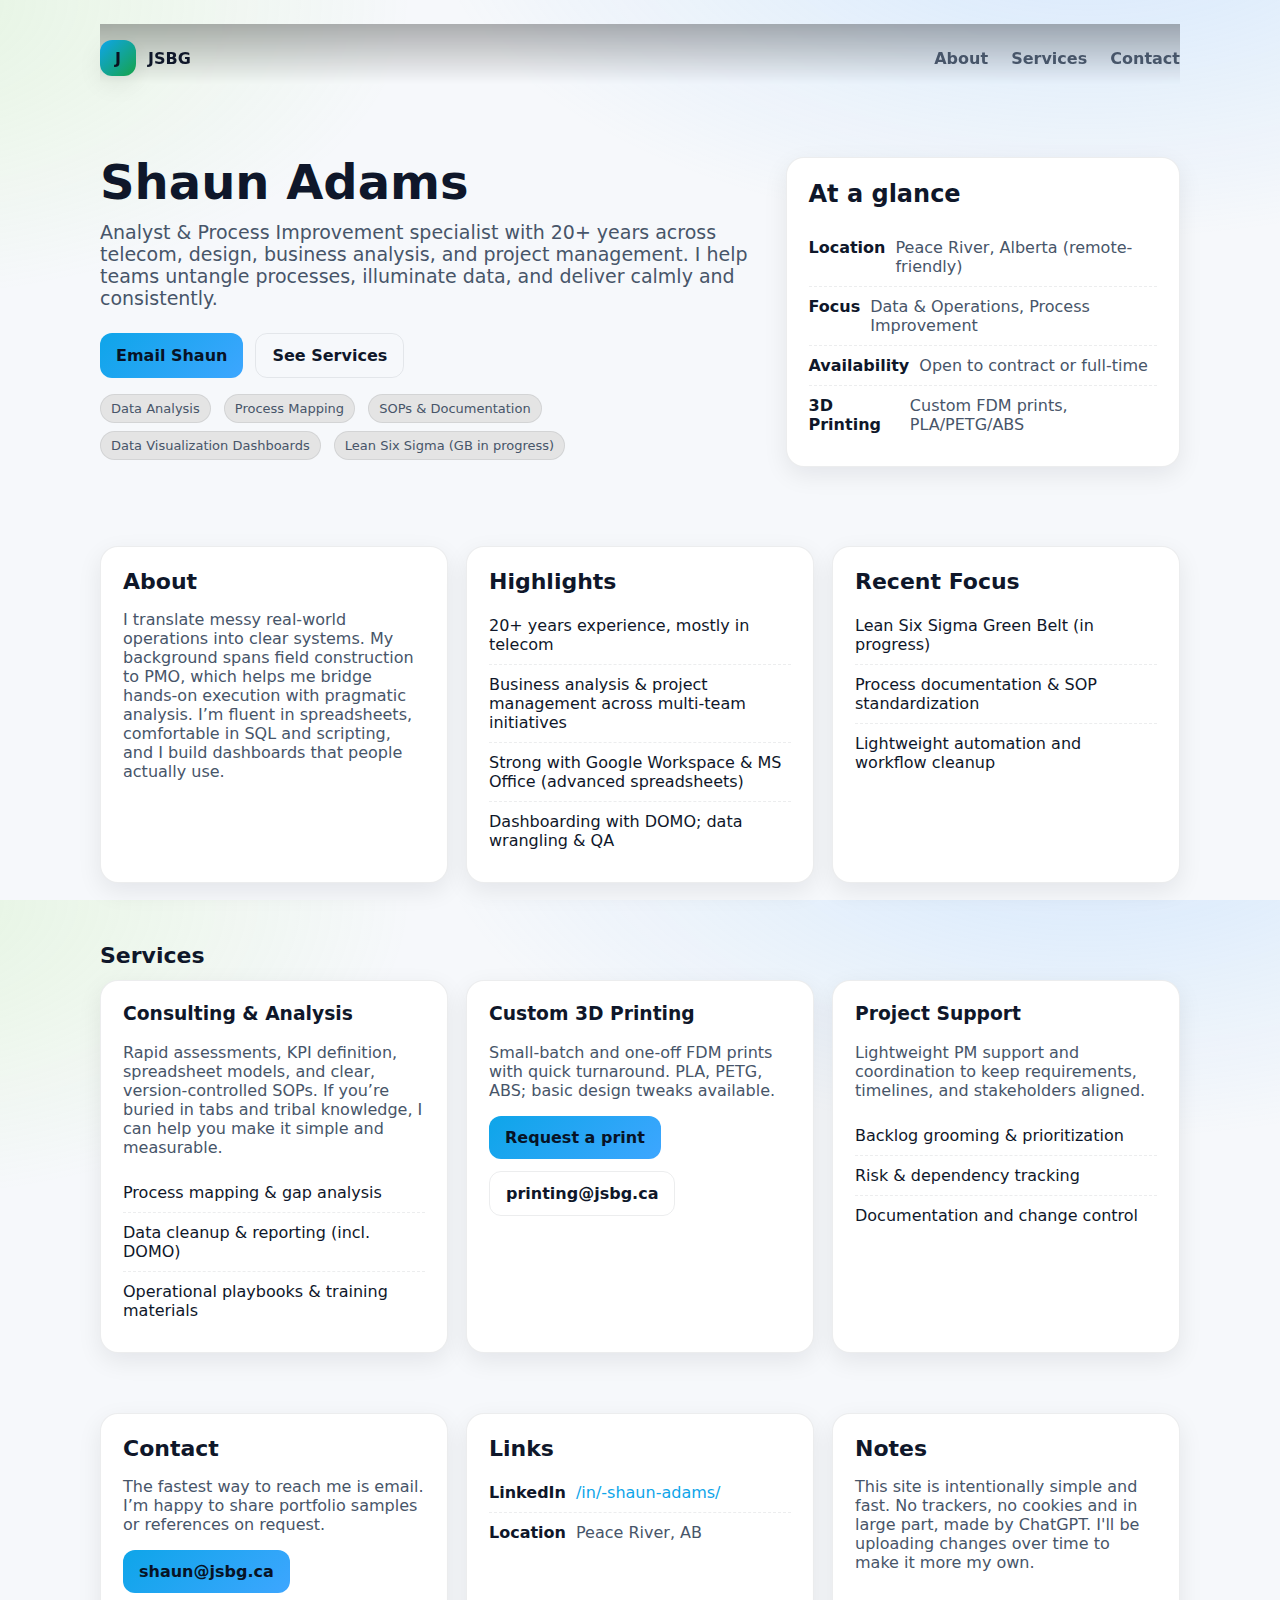
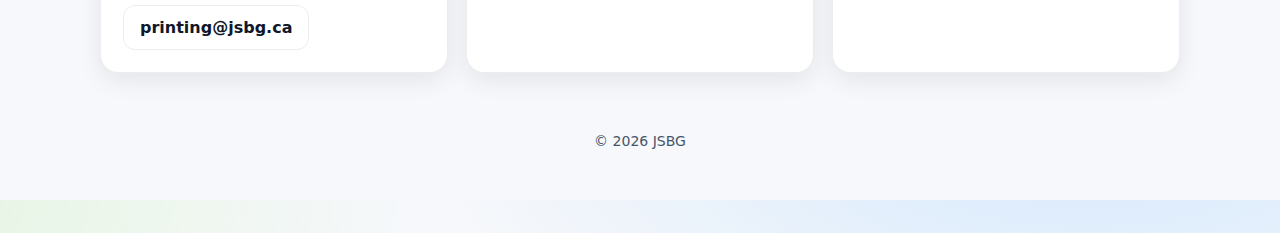
<file: index.html>
<!doctype html>
<html lang="en">
<head>
  <meta charset="utf-8" />
  <meta name="viewport" content="width=device-width, initial-scale=1" />
  <title>JSBG</title>
  <meta name="description" content="Shaun Adams — Analyst & Process Improvement specialist. Data, operations, and custom 3D printing services in Peace River, AB." />

  <!-- Open Graph -->
  <meta property="og:title" content="Shaun Adams — JSBG" />
  <meta property="og:description" content="Analyst & Process Improvement specialist. Data, operations, and custom 3D printing services." />
  <meta property="og:type" content="website" />
  <meta property="og:url" content="https://jsbg.ca/" />

  <style>
    :root {
      --bg: #0b1020;
      --bg-elev: #121735;
      --text: #e9edf7;
      --muted: #a9b1c7;
      --accent: #73b8ff;
      --accent-2: #9fe870;
      --card: #10162b;
      --border: rgba(255,255,255,0.08);
      --shadow: 0 10px 30px rgba(0,0,0,0.35);
    }
    @media (prefers-color-scheme: light) {
      :root {
        --bg: #f6f8fb;
        --bg-elev: #ffffff;
        --text: #0f172a;
        --muted: #475569;
        --accent: #0ea5e9;
        --accent-2: #16a34a;
        --card: #ffffff;
        --border: rgba(15,23,42,0.08);
        --shadow: 0 8px 24px rgba(2,6,23,0.08);
      }
    }

    html, body { height: 100%; }
    body {
      margin: 0;
      font-family: ui-sans-serif, system-ui, -apple-system, Segoe UI, Roboto, Helvetica, Arial, "Apple Color Emoji", "Segoe UI Emoji";
      color: var(--text);
      background: radial-gradient(1200px 600px at 85% -10%, rgba(115,184,255,0.25), transparent 55%),
                  radial-gradient(900px 500px at -10% 0%, rgba(159,232,112,0.20), transparent 60%),
                  var(--bg);
    }

    .container { max-width: 1080px; margin: 0 auto; padding: 24px; }
    header {
      display: flex; align-items: center; justify-content: space-between;
      gap: 16px; padding: 16px 0 8px; position: sticky; top: 0; backdrop-filter: blur(8px);
      background: linear-gradient(to bottom, rgba(0,0,0,0.3), rgba(0,0,0,0));
    }
    .brand { display:flex; align-items:center; gap: 12px; text-decoration:none; color: var(--text); }
    .logo { width: 36px; height: 36px; border-radius: 12px; background: linear-gradient(135deg, var(--accent), var(--accent-2)); box-shadow: var(--shadow); display:grid; place-items:center; font-weight:800; color:#0b1020; }
    nav a { color: var(--muted); text-decoration: none; font-weight: 600; margin-left: 18px; }
    nav a:hover { color: var(--text); }

    .hero { padding: 72px 0 48px; display:grid; grid-template-columns: 1.25fr 0.75fr; gap: 28px; align-items: center; }
    .hero h1 { font-size: clamp(32px, 5vw, 48px); line-height: 1.1; margin: 0 0 12px; }
    .hero p.lede { font-size: clamp(16px, 2.2vw, 19px); color: var(--muted); margin: 0 0 24px; }

    .card { background: var(--card); border: 1px solid var(--border); border-radius: 18px; padding: 22px; box-shadow: var(--shadow); }
    .chip { display:inline-block; border:1px solid var(--border); background: color-mix(in oklab, var(--card), black 8%);
            padding: 6px 10px; border-radius: 999px; margin: 0 8px 8px 0; font-size: 13px; color: var(--muted); }

    .cta { display:flex; gap: 12px; flex-wrap: wrap; }
    .btn { appearance:none; border:none; padding: 12px 16px; border-radius: 12px; font-weight: 700; cursor: pointer; text-decoration: none; display:inline-flex; align-items:center; gap:10px; }
    .btn.primary { background: linear-gradient(135deg, var(--accent), #3da6ff); color:#071326; }
    .btn.ghost { background: transparent; color: var(--text); border:1px solid var(--border); }

    .grid { display:grid; grid-template-columns: repeat(3, 1fr); gap: 18px; }
    .section { padding: 30px 0; }
    .section h2 { margin: 0 0 12px; font-size: 22px; }
    .muted { color: var(--muted); }

    .list { list-style: none; padding: 0; margin: 12px 0 0; }
    .list li { display:flex; gap: 10px; padding: 10px 0; border-bottom: 1px dashed var(--border); }
    .list li:last-child { border-bottom: none; }

    .footer { padding: 30px 0 60px; color: var(--muted); text-align:center; font-size: 14px; }
    .link { color: var(--accent); text-decoration: none; }
    .link:hover { text-decoration: underline; }

    @media (max-width: 900px) {
      .hero { grid-template-columns: 1fr; }
      .grid { grid-template-columns: 1fr; }
      header { position: static; background: transparent; }
    }
  </style>
</head>
<body>
  <div class="container">
    <header>
      <a class="brand" href="#top" aria-label="JSBG home">
        <div class="logo" aria-hidden="true">J</div>
        <strong>JSBG</strong>
      </a>
      <nav aria-label="Primary">
        <a href="#about">About</a>
        <a href="#services">Services</a>
        <a href="#contact">Contact</a>
      </nav>
    </header>

    <main id="top">
      <section class="hero">
        <div>
          <h1>Shaun Adams</h1>
          <p class="lede">Analyst & Process Improvement specialist with 20+ years across telecom, design, business analysis, and project management. I help teams untangle processes, illuminate data, and deliver calmly and consistently.</p>
          <div class="cta">
            <a class="btn primary" href="mailto:shaun@jsbg.ca?subject=Inquiry%20from%20jsbg.ca" aria-label="Email Shaun">Email Shaun</a>
            <a class="btn ghost" href="#services">See Services</a>
          </div>
          <div style="margin-top:16px">
            <span class="chip">Data Analysis</span>
            <span class="chip">Process Mapping</span>
            <span class="chip">SOPs & Documentation</span>
            <span class="chip">Data Visualization Dashboards</span>
            <span class="chip">Lean Six Sigma (GB in progress)</span>
          </div>
        </div>
        <div class="card" role="complementary" aria-label="Quick facts">
          <h2 style="margin-top:0">At a glance</h2>
          <ul class="list">
            <li><strong>Location</strong><span class="muted">Peace River, Alberta (remote-friendly)</span></li>
            <li><strong>Focus</strong><span class="muted">Data & Operations, Process Improvement</span></li>
            <li><strong>Availability</strong><span class="muted">Open to contract or full-time</span></li>
            <li><strong>3D Printing</strong><span class="muted">Custom FDM prints, PLA/PETG/ABS</span></li>
          </ul>
        </div>
      </section>

      <section id="about" class="section">
        <div class="grid">
          <article class="card">
            <h2>About</h2>
            <p class="muted">I translate messy real‑world operations into clear systems. My background spans field construction to PMO, which helps me bridge hands‑on execution with pragmatic analysis. I’m fluent in spreadsheets, comfortable in SQL and scripting, and I build dashboards that people actually use.</p>
          </article>

          <article class="card">
            <h2>Highlights</h2>
            <ul class="list">
              <li>20+ years experience, mostly in telecom</li>
              <li>Business analysis & project management across multi‑team initiatives</li>
              <li>Strong with Google Workspace & MS Office (advanced spreadsheets)</li>
              <li>Dashboarding with DOMO; data wrangling & QA</li>
            </ul>
          </article>

          <article class="card">
            <h2>Recent Focus</h2>
            <ul class="list">
              <li>Lean Six Sigma Green Belt (in progress)</li>
              <li>Process documentation & SOP standardization</li>
              <li>Lightweight automation and workflow cleanup</li>
            </ul>
          </article>
        </div>
      </section>

      <section id="services" class="section">
        <h2>Services</h2>
        <div class="grid">
          <article class="card">
            <h3 style="margin-top:0">Consulting & Analysis</h3>
            <p class="muted">Rapid assessments, KPI definition, spreadsheet models, and clear, version‑controlled SOPs. If you’re buried in tabs and tribal knowledge, I can help you make it simple and measurable.</p>
            <ul class="list">
              <li>Process mapping & gap analysis</li>
              <li>Data cleanup & reporting (incl. DOMO)</li>
              <li>Operational playbooks & training materials</li>
            </ul>
          </article>

          <article class="card">
            <h3 style="margin-top:0">Custom 3D Printing</h3>
            <p class="muted">Small‑batch and one‑off FDM prints with quick turnaround. PLA, PETG, ABS; basic design tweaks available.</p>
            <div class="cta" style="margin-top:8px">
              <a class="btn primary" href="mailto:printing@jsbg.ca?subject=3D%20Printing%20Request&body=Please%20include%20a%20description%2FSTL%20and%20desired%20material%2Fcolor.">Request a print</a>
              <a class="btn ghost" href="mailto:printing@jsbg.ca">printing@jsbg.ca</a>
            </div>
          </article>

          <article class="card">
            <h3 style="margin-top:0">Project Support</h3>
            <p class="muted">Lightweight PM support and coordination to keep requirements, timelines, and stakeholders aligned.</p>
            <ul class="list">
              <li>Backlog grooming & prioritization</li>
              <li>Risk & dependency tracking</li>
              <li>Documentation and change control</li>
            </ul>
          </article>
        </div>
      </section>

      <section id="contact" class="section">
        <div class="grid">
          <article class="card">
            <h2>Contact</h2>
            <p class="muted">The fastest way to reach me is email. I’m happy to share portfolio samples or references on request.</p>
            <div class="cta" style="margin-top:8px">
              <a class="btn primary" href="mailto:shaun@jsbg.ca?subject=Hello%20from%20jsbg.ca">shaun@jsbg.ca</a>
              <a class="btn ghost" href="mailto:printing@jsbg.ca">printing@jsbg.ca</a>
            </div>
          </article>

          <article class="card">
            <h2>Links</h2>
            <ul class="list">
              <li><strong>LinkedIn</strong> <a class="link" href="https://www.linkedin.com/in/-shaun-adams/">/in/-shaun-adams/</a></li>
              <li><strong>Location</strong> <span class="muted">Peace River, AB</span></li>
            </ul>
          </article>

          <article class="card">
            <h2>Notes</h2>
            <p class="muted">This site is intentionally simple and fast. No trackers, no cookies and in large part, made by ChatGPT. I'll be uploading changes over time to make it more my own.</p>
          </article>
        </div>
      </section>
    </main>

    <footer class="footer">
      <div>© <span id="y"></span> JSBG</div>
    </footer>
  </div>

  <script>
    // Update year in footer
    document.getElementById('y').textContent = new Date().getFullYear();
  </script>

  <!-- Structured data for richer search results -->
  <script type="application/ld+json">
  {
    "@context": "https://schema.org",
    "@type": "Person",
    "name": "Shaun Adams",
    "email": "shaun@jsbg.ca",
    "url": "https://jsbg.ca/",
    "jobTitle": "Analyst & Process Improvement Specialist",
    "worksFor": {"@type":"Organization","name":"JSBG"},
    "sameAs": [
      "https://www.linkedin.com/in/-shaun-adams/"
    ]
  }
  </script>
</body>
</html>
</file>
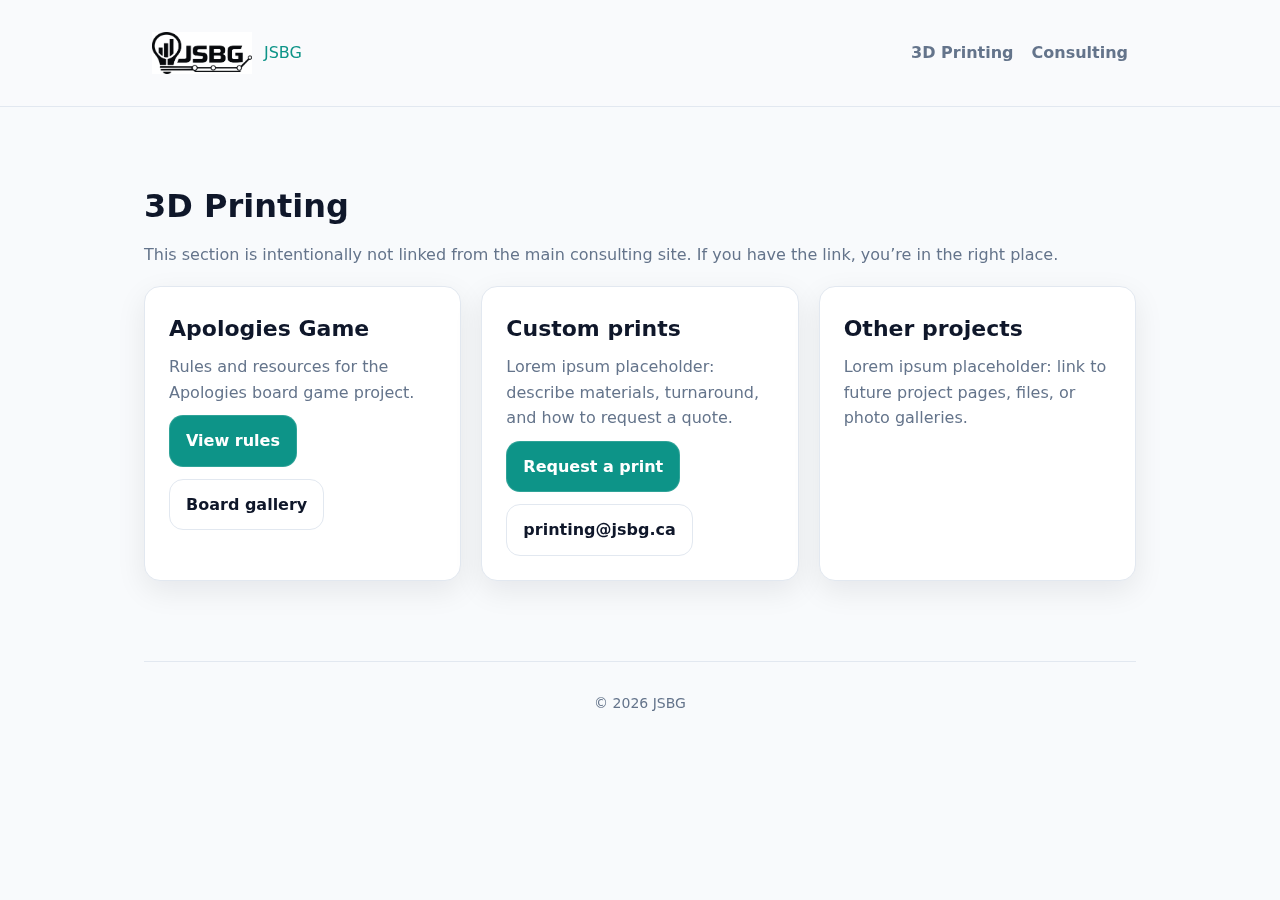
<file: 3dprinting/index.html>
<!doctype html>
<html lang="en">
<head>
  <meta charset="utf-8" />
  <meta name="viewport" content="width=device-width, initial-scale=1" />
  <title>JSBG 3D Printing</title>
  <meta name="description" content="JSBG 3D printing resources and project pages." />
  <link rel="stylesheet" href="../assets/site.css" />
  <link rel="canonical" href="https://jsbg.ca/3dprinting/" />
</head>
<body>
  <header class="header">
    <div class="header-inner">
      <a class="brand" href="/" aria-label="Back to JSBG Consulting">
        <img src="../assets/img/logo.png" alt="JSBG logo" />
        <span class="wordmark">JSBG</span>
      </a>
      <nav class="nav" aria-label="3D printing navigation">
        <a href="/3dprinting/">3D Printing</a>
        <a href="/">Consulting</a>
      </nav>
    </div>
  </header>

  <main class="container">
    <section class="section">
      <h1 style="margin:0 0 10px">3D Printing</h1>
      <p class="lead">This section is intentionally not linked from the main consulting site. If you have the link, you’re in the right place.</p>

      <div class="grid">
        <article class="card">
          <h2 style="margin:0 0 8px">Apologies Game</h2>
          <p class="small">Rules and resources for the Apologies board game project.</p>
          <div class="btnrow">
            <a class="btn primary" href="/3dprinting/apologiesgame/rules/">View rules</a>
            <a class="btn ghost" href="/ApologiesGame/boards.html">Board gallery</a>
          </div>
        </article>

        <article class="card">
          <h2 style="margin:0 0 8px">Custom prints</h2>
          <p class="small">Lorem ipsum placeholder: describe materials, turnaround, and how to request a quote.</p>
          <div class="btnrow">
            <a class="btn primary" href="mailto:printing@jsbg.ca?subject=3D%20Printing%20Request">Request a print</a>
            <a class="btn ghost" href="mailto:printing@jsbg.ca">printing@jsbg.ca</a>
          </div>
        </article>

        <article class="card">
          <h2 style="margin:0 0 8px">Other projects</h2>
          <p class="small">Lorem ipsum placeholder: link to future project pages, files, or photo galleries.</p>
        </article>
      </div>
    </section>

    <footer class="footer">
      <div>© <span id="y"></span> JSBG</div>
    </footer>
  </main>

  <script src="../assets/site.js"></script>
</body>
</html>
</file>
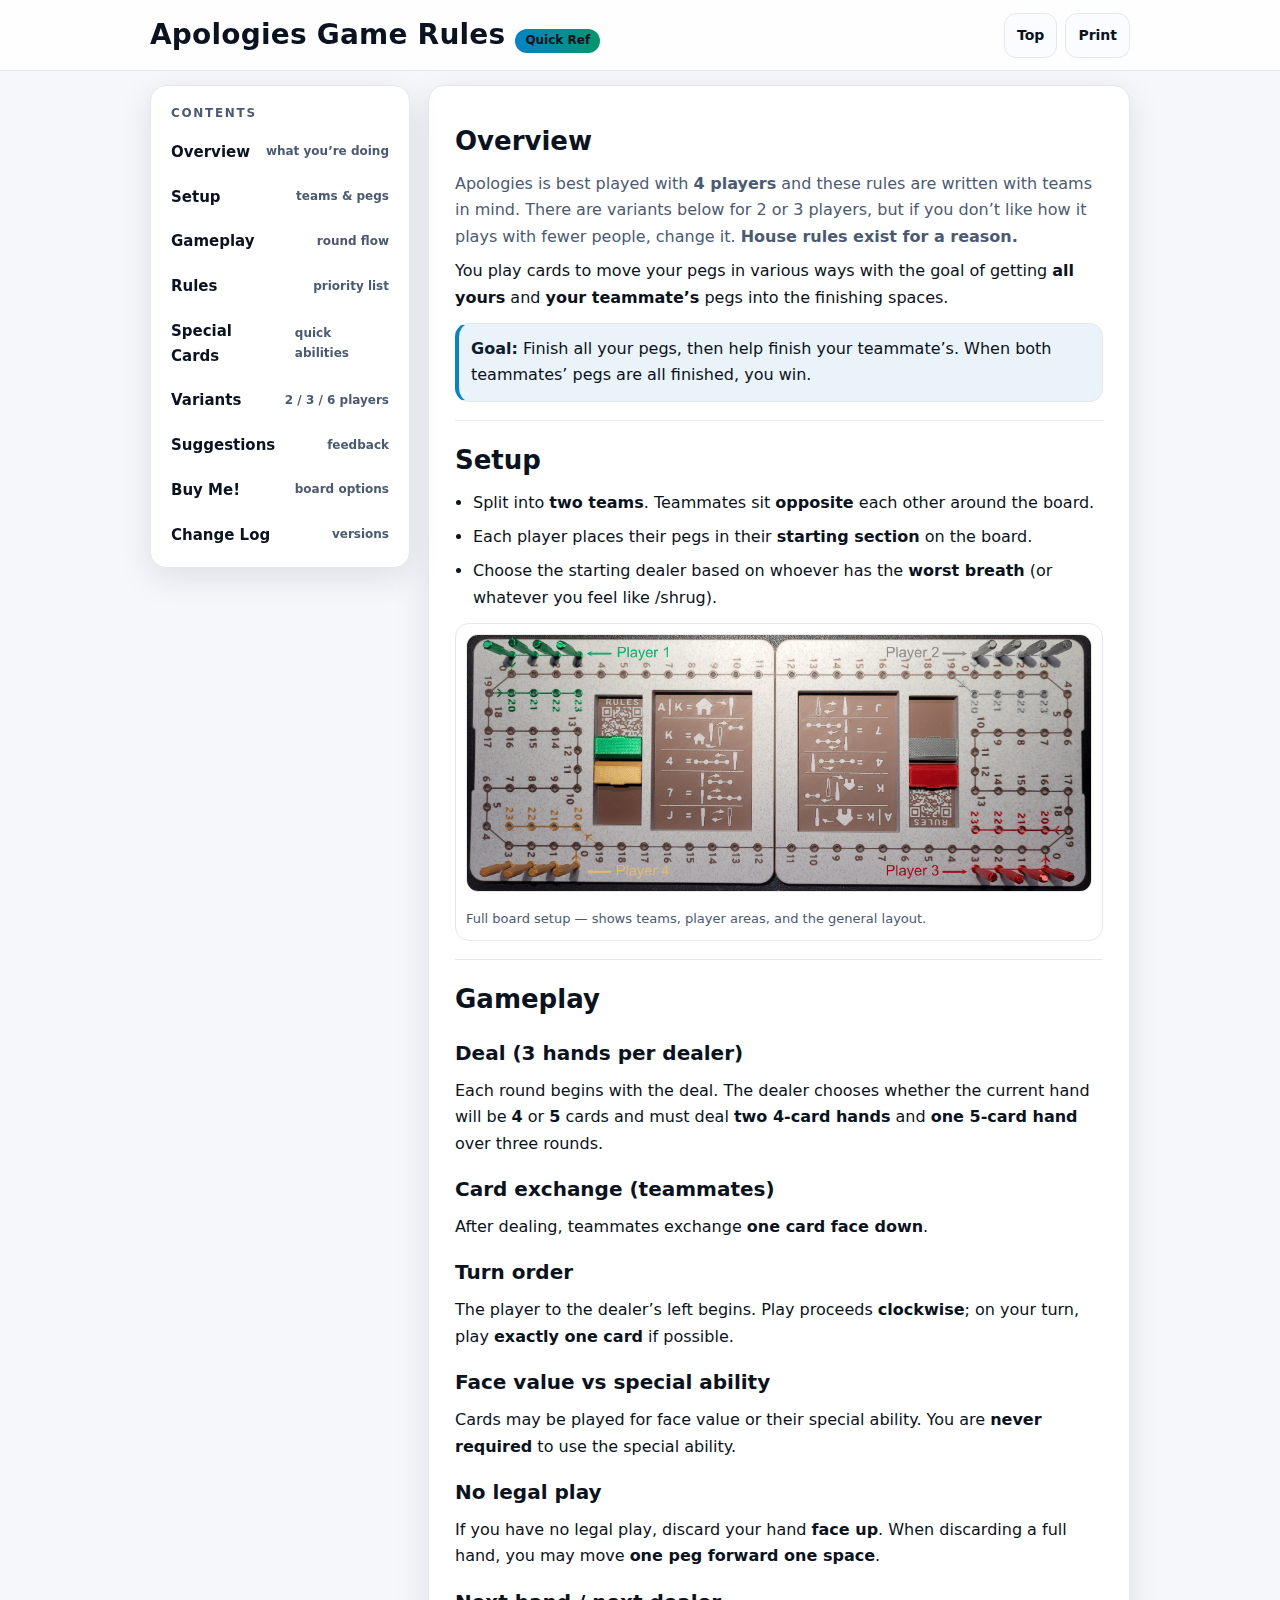
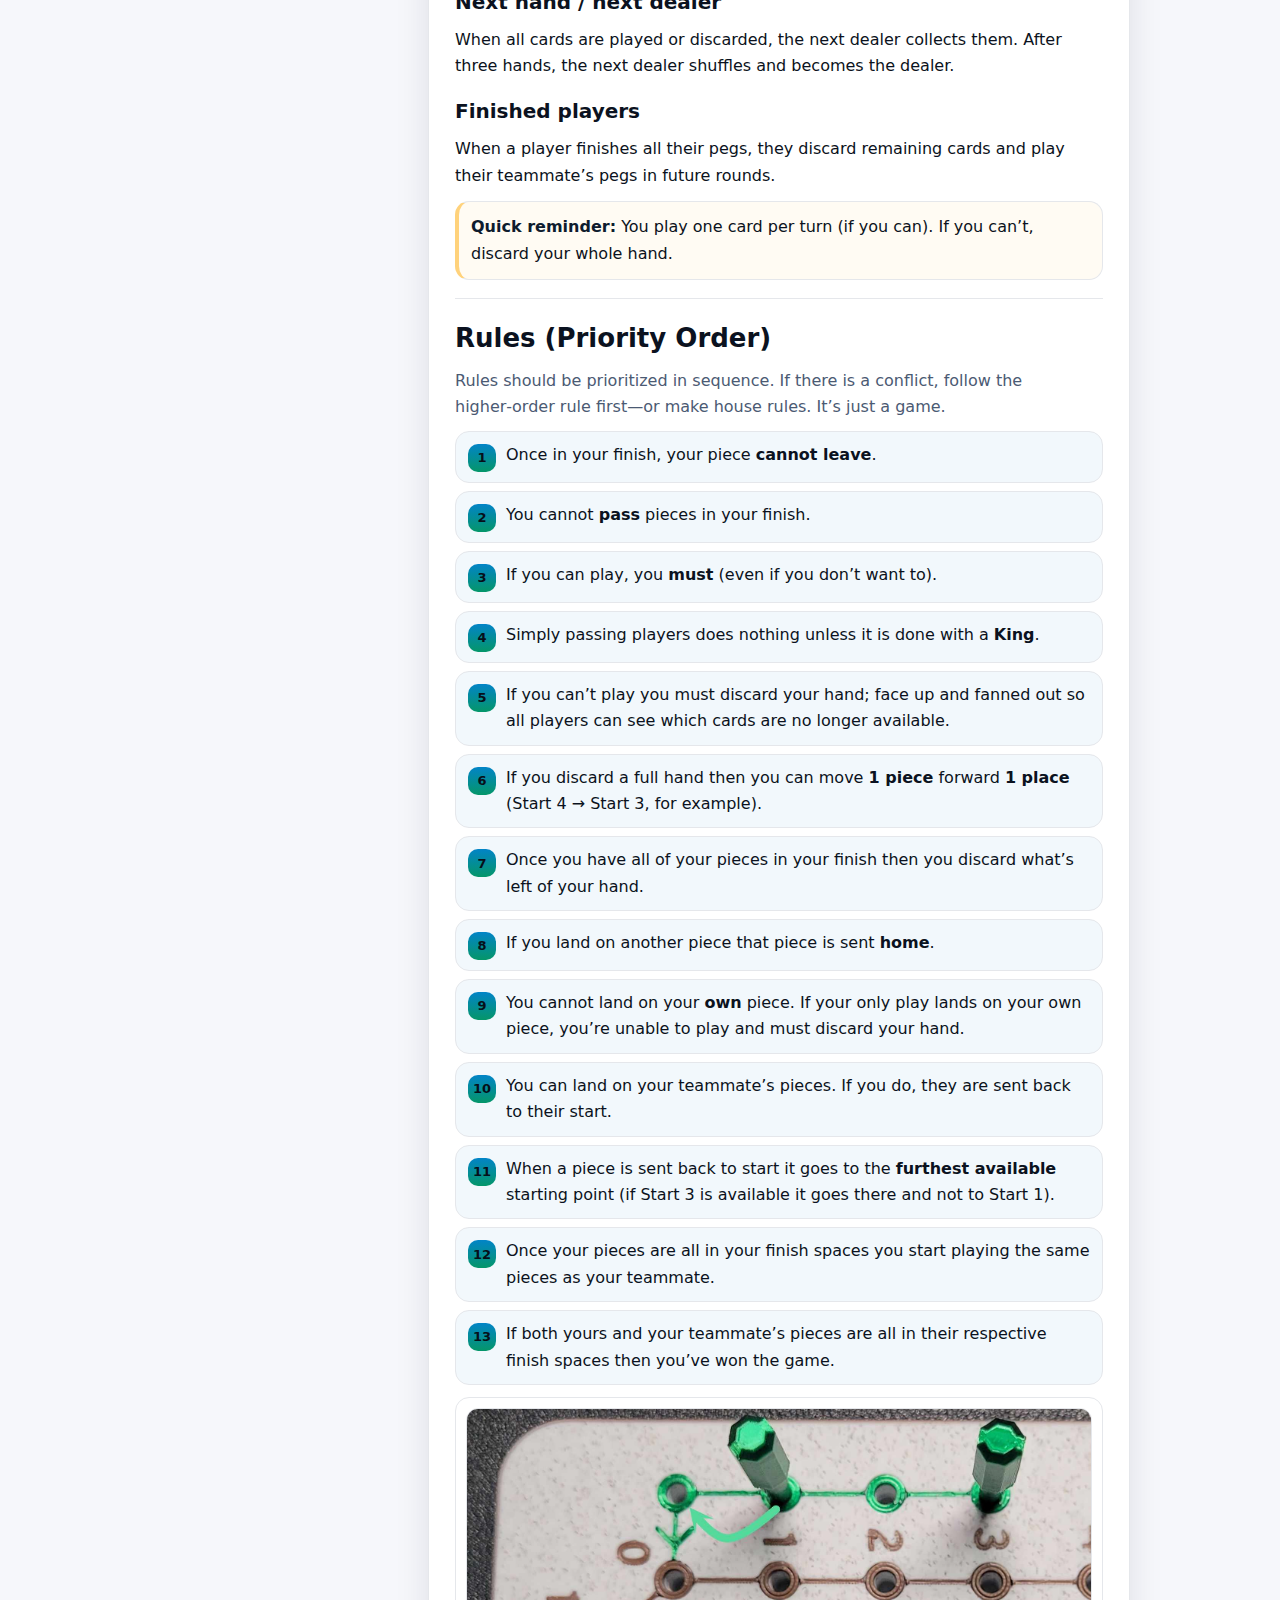
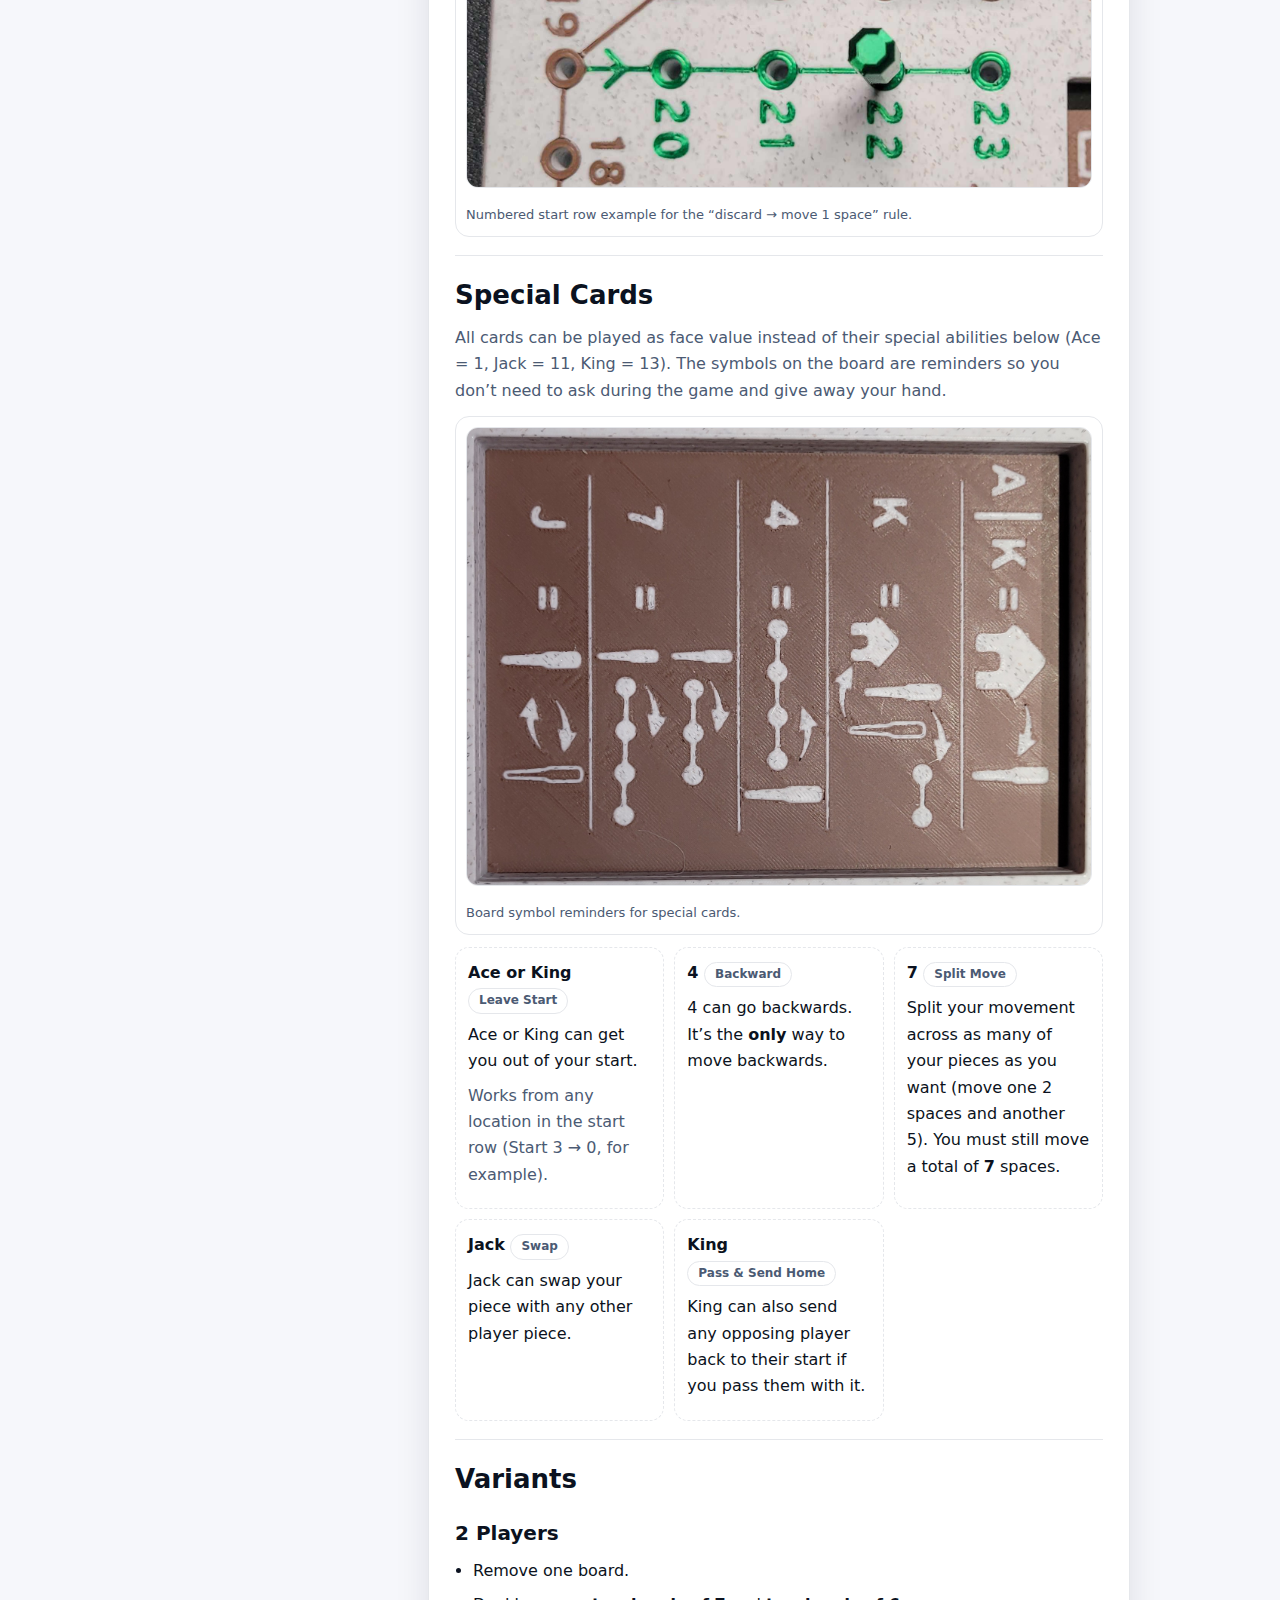
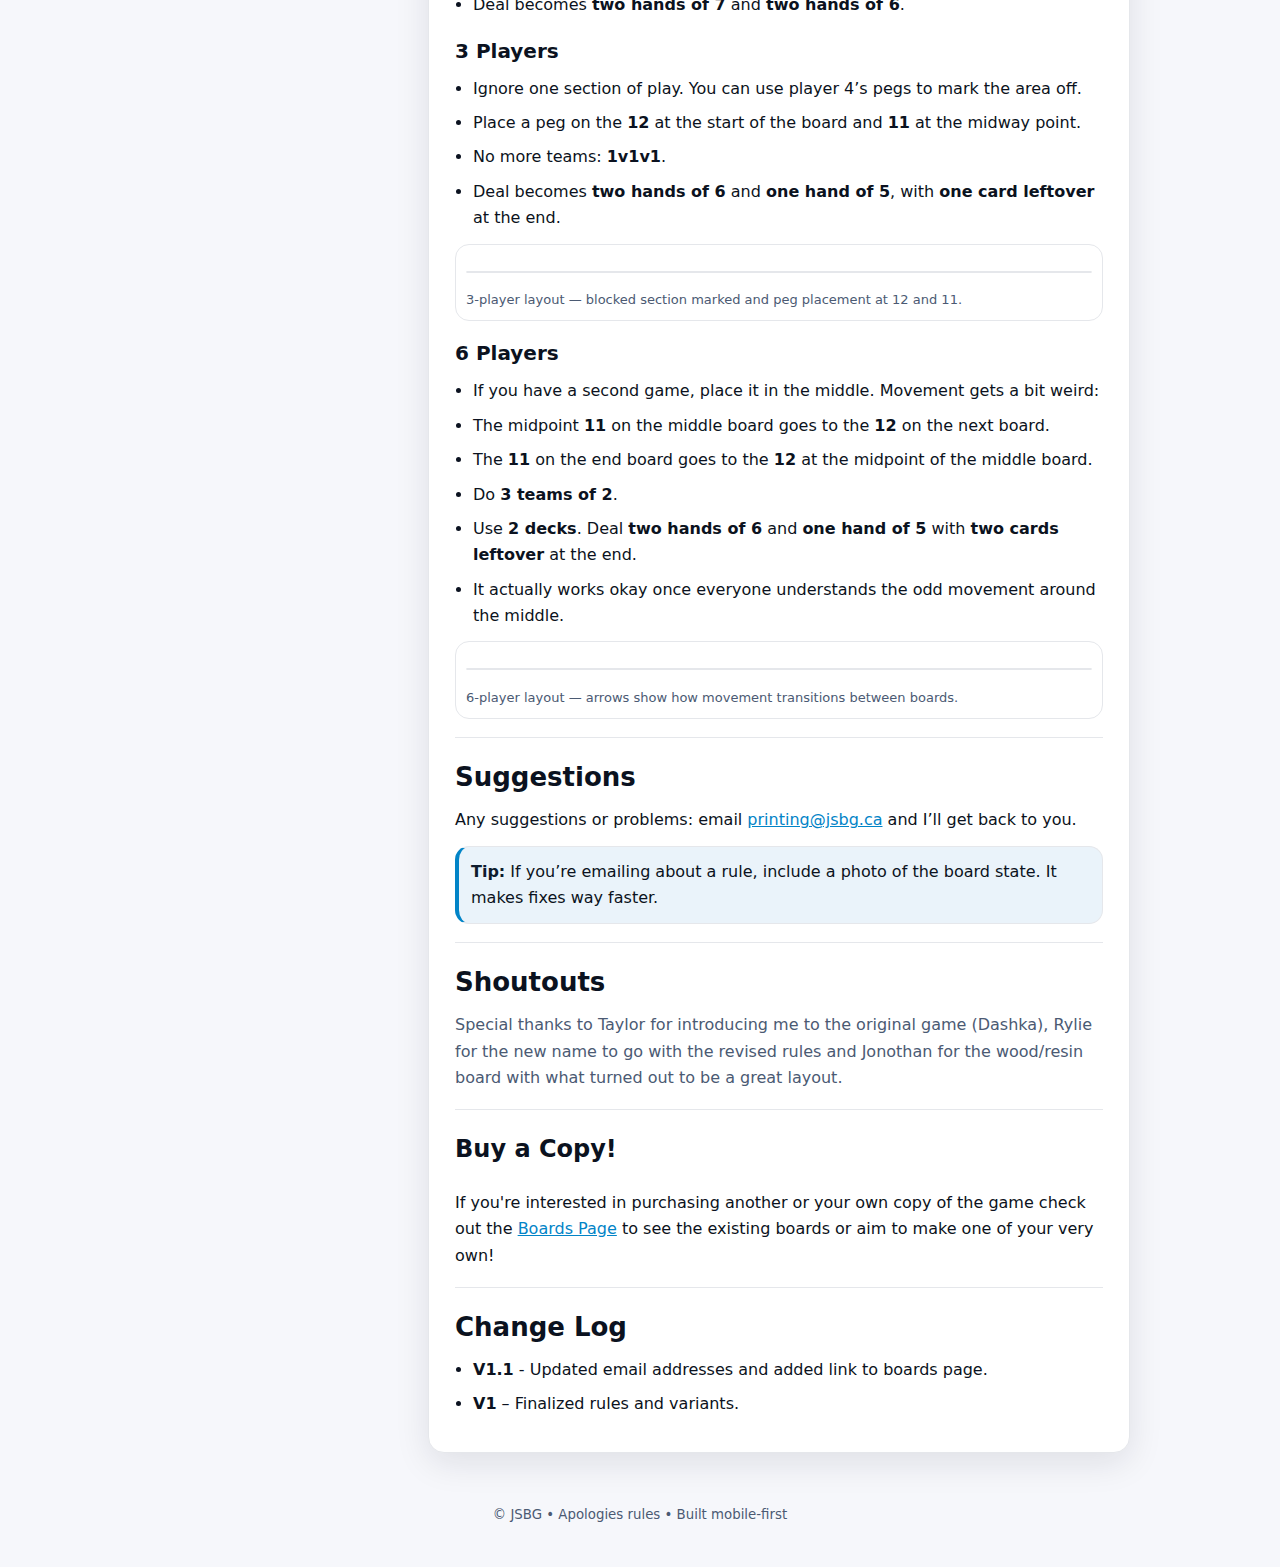
<file: ApologiesGameRules/index.html>
<!DOCTYPE html>
<html lang="en">
<head>
  <meta charset="utf-8" />
  <meta name="viewport" content="width=device-width, initial-scale=1" />
  <title>Apologies – Game Rules</title>
  <meta name="description" content="Apologies board game rules." />
  <style>
    /* ===== Mobile-first rules page =====
       - Single column on mobile, TOC becomes sticky sidebar on desktop
       - Big tap targets, readable line lengths, consistent section layout
       - Image placeholders (swap with real <img> tags when ready)
    */

    :root {
      --bg: #0b0d12;
      --panel: #0f1420;
      --surface: #121a2a;
      --surface-2: #0f1625;
      --text: #eaf0ff;
      --muted: #aab6cf;
      --border: #23324b;
      --accent: #7bd0ff;
      --accent-2: #7bffaf;
      --warn: #ffd27b;
      --radius: 16px;
      --shadow: 0 10px 34px rgba(0,0,0,.35);
      --maxw: 980px;

      --h1: clamp(20px, 4.6vw, 28px);
      --h2: clamp(18px, 4.1vw, 26px);
      --h3: clamp(16px, 3.5vw, 20px);
      --body: 16px;
      --lh: 1.65;
    }

    @media (prefers-color-scheme: light) {
      :root {
        --bg:#f6f7fb;
        --panel:#ffffff;
        --surface:#ffffff;
        --surface-2:#fbfcff;
        --text:#0b1220;
        --muted:#4b5a73;
        --border:#e5e7eb;
        --accent:#0284c7;
        --accent-2:#059669;
        --shadow: 0 10px 34px rgba(15, 23, 42, .10);
      }
    }

    * { box-sizing: border-box; }
    html, body { margin:0; padding:0; background:var(--bg); color:var(--text); font: var(--body)/var(--lh) system-ui, -apple-system, Segoe UI, Roboto, Ubuntu, Cantarell, Noto Sans, Arial; }

    a { color: var(--accent); }

    .wrap { width:min(var(--maxw), 92vw); margin:0 auto; }

    /* ===== Header ===== */
    header.site {
      position: sticky;
      top: 0;
      z-index: 20;
      background: color-mix(in oklab, var(--panel) 86%, transparent);
      border-bottom: 1px solid var(--border);
      backdrop-filter: blur(8px);
    }

    .bar {
      display:flex;
      align-items:center;
      justify-content:space-between;
      gap: 12px;
      padding: 12px 0;
    }

    .title {
      display:flex;
      align-items:baseline;
      gap: 10px;
      min-width: 0;
    }

    .title h1 {
      margin:0;
      font-size: var(--h1);
      letter-spacing: .2px;
      white-space: nowrap;
      overflow:hidden;
      text-overflow: ellipsis;
    }

    .badge {
      display:inline-block;
      padding: 2px 10px;
      border-radius: 999px;
      font-size: 12px;
      font-weight: 800;
      color: #06101a;
      background: linear-gradient(90deg, var(--accent), var(--accent-2));
      flex: 0 0 auto;
    }

    .header-actions {
      display:flex;
      align-items:center;
      gap: 8px;
      flex: 0 0 auto;
    }

    .btn {
      display:inline-flex;
      align-items:center;
      justify-content:center;
      padding: 10px 12px;
      border-radius: 12px;
      border: 1px solid var(--border);
      background: var(--surface-2);
      color: var(--text);
      text-decoration:none;
      font-weight: 700;
      font-size: 14px;
      cursor:pointer;
      min-height: 40px; /* tap friendly */
    }

    .btn:hover { background: color-mix(in oklab, var(--surface-2) 70%, var(--accent) 8%); }

    /* ===== Layout ===== */
    .layout {
      display:grid;
      grid-template-columns: 1fr;
      gap: 18px;
      padding: 14px 0 22px;
    }

    @media (min-width: 940px) {
      .layout {
        grid-template-columns: 260px 1fr;
        align-items:start;
      }
    }

    /* ===== Cards ===== */
    .card {
      background: var(--surface);
      border: 1px solid var(--border);
      border-radius: var(--radius);
      box-shadow: var(--shadow);
    }

    /* ===== TOC ===== */
    nav.toc .card { padding: 10px; }
    nav.toc .card { position: static; }

    @media (min-width: 940px) {
      nav.toc .card {
        position: sticky;
        top: 76px;
      }
    }

    .toc h2 {
      margin: 8px 10px 6px;
      font-size: 12px;
      text-transform: uppercase;
      letter-spacing: .14em;
      color: var(--muted);
    }

    .toc a {
      display:flex;
      align-items:center;
      justify-content:space-between;
      gap: 10px;
      padding: 10px 10px;
      border-radius: 12px;
      color: var(--text);
      text-decoration:none;
      font-weight: 650;
      font-size: 15px;
      min-height: 44px; /* tap */
    }

    .toc a:hover { background: color-mix(in oklab, var(--surface) 85%, var(--accent) 10%); }
    .toc .hint { color: var(--muted); font-weight: 600; font-size: 12px; }

    /* ===== Article ===== */
    article.rules { padding: clamp(14px, 2.6vw, 26px); }

    section { scroll-margin-top: 90px; }

    .section-title {
      display:flex;
      align-items:baseline;
      justify-content:space-between;
      gap: 12px;
      margin-top: 8px;
    }

    .section-title h2 { margin:0; font-size: var(--h2); }

    h3 { font-size: var(--h3); margin: 16px 0 8px; }
    p { margin: 8px 0; }

    .muted { color: var(--muted); }

    .divider { height: 1px; background: var(--border); margin: 18px 0; }

    /* ===== Callouts ===== */
    .callout {
      border: 1px solid var(--border);
      border-left: 4px solid var(--accent);
      background: color-mix(in oklab, var(--surface) 86%, var(--accent) 10%);
      border-radius: 14px;
      padding: 12px;
      margin: 12px 0;
    }

    .callout strong { color: color-mix(in oklab, var(--text) 90%, var(--accent) 10%); }

    .callout.warn {
      border-left-color: var(--warn);
      background: color-mix(in oklab, var(--surface) 86%, var(--warn) 10%);
    }

    /* ===== Lists ===== */
    ul, ol { padding-left: 18px; margin: 8px 0; }
    li { margin: 8px 0; }

    /* Rules list as numbered chips */
    .rules-list { list-style:none; padding:0; margin: 10px 0 0; }
    .rules-list li {
      display:flex;
      gap: 10px;
      padding: 10px 12px;
      border: 1px solid var(--border);
      border-radius: 14px;
      background: color-mix(in oklab, var(--surface) 92%, var(--accent) 6%);
    }

    .num {
      width: 28px;
      height: 28px;
      border-radius: 10px;
      display:flex;
      align-items:center;
      justify-content:center;
      font-weight: 900;
      font-size: 13px;
      color: #06101a;
      background: linear-gradient(180deg, var(--accent), var(--accent-2));
      flex: 0 0 auto;
      margin-top: 2px;
    }

    /* ===== Specials grid ===== */
    .specials {
      display:grid;
      grid-template-columns: 1fr;
      gap: 10px;
      margin-top: 10px;
    }

    @media (min-width: 720px) {
      .specials { grid-template-columns: repeat(2, 1fr); }
    }

    @media (min-width: 1040px) {
      .specials { grid-template-columns: repeat(3, 1fr); }
    }

    .spec {
      border: 1px dashed var(--border);
      border-radius: 14px;
      padding: 12px;
      background: color-mix(in oklab, var(--surface) 94%, white 2%);
    }

    .spec h4 { margin: 0 0 6px; font-size: 16px; }

    .pill {
      display:inline-block;
      font-size: 12px;
      padding: 2px 10px;
      border-radius: 999px;
      border: 1px solid var(--border);
      color: var(--muted);
      font-weight: 650;
    }

    /* ===== Figures / image placeholders ===== */
    figure {
      margin: 12px 0;
      padding: 10px;
      border: 1px solid var(--border);
      border-radius: 14px;
      background: color-mix(in oklab, var(--surface) 92%, white 1%);
    }

    .placeholder {
      width:100%;
      aspect-ratio: 16 / 9;
      border-radius: 12px;
      border: 1px solid var(--border);
      background: repeating-linear-gradient(45deg,
        color-mix(in oklab, var(--surface) 88%, black 8%),
        color-mix(in oklab, var(--surface) 88%, black 8%) 10px,
        color-mix(in oklab, var(--surface) 96%, black 10%) 10px,
        color-mix(in oklab, var(--surface) 96%, black 10%) 20px
      );
      display:flex;
      align-items:center;
      justify-content:center;
      text-align:center;
      padding: 10px;
      color: var(--muted);
      font-weight: 700;
      font-size: 14px;
    }

    figcaption { margin-top: 8px; font-size: 13px; color: var(--muted); }

    /* ===== Footer ===== */
    footer {
      padding: 26px 0 40px;
      color: var(--muted);
      text-align:center;
    }

    /* ===== Print tweaks (nice bonus) ===== */
@media print {
  /* --- Page setup --- */
  @page { margin: 0.5in; } /* adjust: 0.4in if you want tighter */
  html, body {
    background: #fff !important;
    color: #111 !important;
    font-size: 10.5pt !important; /* smaller */
    line-height: 1.25 !important; /* tighter */
  }

  /* --- Hide non-essential UI --- */
  header, nav, .toc, .header-actions, .btn, .pill, .badge, footer {
    display: none !important;
  }

  /* --- Remove “card” styling / shadows / padding --- */
  .wrap, main, section, article, .card, .panel {
    width: 100% !important;
    max-width: none !important;
    margin: 0 !important;
    padding: 0 !important;
    border: 0 !important;
    box-shadow: none !important;
    background: transparent !important;
  }

  /* --- Hide images entirely --- */
  img, figure, picture, video, .placeholder {
    display: none !important;
  }

  /* --- Headings compact --- */
  h1 { font-size: 16pt !important; margin: 0 0 6pt !important; }
  h2 { font-size: 12pt !important; margin: 10pt 0 4pt !important; }
  h3 { font-size: 11pt !important; margin: 8pt 0 3pt !important; }
  p  { margin: 0 0 6pt !important; }

  /* --- Lists compact --- */
  ul, ol { margin: 0 0 6pt 14pt !important; padding: 0 !important; }
  li { margin: 0 0 2pt !important; }

  /* --- Avoid awkward breaks --- */
  h2, h3 { break-after: avoid; page-break-after: avoid; }
  li, p { break-inside: avoid; page-break-inside: avoid; }

  /* --- Links: print clean --- */
  a, a:visited { color: #111 !important; text-decoration: none !important; }

  /* --- Optional: two-column layout for the main rules content --- */
  /* If your main content is inside <article class="rules"> ... */
  article.rules {
    column-count: 2;
    column-gap: 0.35in;
  }

  /* Prevent headings splitting across columns */
  article.rules h2, article.rules h3 { column-span: all; }

  /* If two columns is too aggressive, just comment out the block above. */
}


  .rotate-ccw { transform: rotate(-90deg); transform-origin: center; }
/* Tap-to-zoom images */
img.zoomable { cursor: zoom-in; }

/* Fullscreen overlay */
.zoom-overlay {
  position: fixed;
  inset: 0;
  background: rgba(0,0,0,.82);
  display: none;
  align-items: center;
  justify-content: center;
  padding: 18px;
  z-index: 9999;
}
.zoom-overlay[aria-hidden="false"] { display: flex; }

.zoom-sheet {
  width: min(1100px, 96vw);
  max-height: 92vh;
  background: color-mix(in oklab, var(--panel) 90%, black 10%);
  border: 1px solid var(--border);
  border-radius: 18px;
  box-shadow: var(--shadow);
  overflow: hidden;
}

.zoom-topbar {
  display:flex;
  align-items:center;
  justify-content: space-between;
  gap: 10px;
  padding: 10px 12px;
  border-bottom: 1px solid var(--border);
}

.zoom-title {
  font-size: 14px;
  font-weight: 800;
  color: var(--text);
  white-space: nowrap;
  overflow: hidden;
  text-overflow: ellipsis;
}

.zoom-actions { display:flex; gap: 8px; }

.zoom-actions button {
  appearance: none;
  border: 1px solid var(--border);
  background: var(--surface-2);
  color: var(--text);
  border-radius: 12px;
  padding: 10px 12px;
  font-weight: 800;
  cursor: pointer;
  min-height: 40px;
}

.zoom-actions button:hover {
  background: color-mix(in oklab, var(--surface-2) 70%, var(--accent) 10%);
}

.zoom-body {
  max-height: calc(92vh - 58px);
  overflow: auto;
  -webkit-overflow-scrolling: touch;
  background: rgba(0,0,0,.12);
}

.zoom-body img {
  display:block;
  max-width: none; /* allow natural large size */
  width: 100%;
  height: auto;
}

.zoom-body .inner {
  padding: 10px;
}

.zoom-hint {
  font-size: 12px;
  color: var(--muted);
  padding: 0 12px 10px;
}

@media (prefers-reduced-motion: reduce) {
  html { scroll-behavior: auto; }
}

</style>
</head>
<body>
  <header class="site">
    <div class="wrap bar">
      <div class="title">
        <h1>Apologies Game Rules</h1>
        <span class="badge">Quick Ref</span>
      </div>
      <div class="header-actions">
        <a class="btn" href="#overview" aria-label="Jump to overview">Top</a>
        <a class="btn" href="#" onclick="window.print(); return false;">Print</a>
      </div>
    </div>
  </header>

  <div class="wrap">
    <div class="layout">
      <!-- TOC -->
      <nav class="toc" aria-label="Table of contents">
        <div class="card">
          <h2>Contents</h2>
          <a href="#overview">Overview <span class="hint">what you’re doing</span></a>
          <a href="#setup">Setup <span class="hint">teams & pegs</span></a>
          <a href="#gameplay">Gameplay <span class="hint">round flow</span></a>
          <a href="#rules">Rules <span class="hint">priority list</span></a>
          <a href="#special-cards">Special Cards <span class="hint">quick abilities</span></a>
          <a href="#variants">Variants <span class="hint">2 / 3 / 6 players</span></a>
          <a href="#suggestions">Suggestions <span class="hint">feedback</span></a>
          <a href="#buyme">Buy Me! <span class="hint">board options</span></a>
          <a href="#changelog">Change Log <span class="hint">versions</span></a>
        </div>
      </nav>

      <!-- Article -->
      <article class="rules card">
        <section id="overview">
          <div class="section-title">
            <h2>Overview</h2>
          </div>
          <p class="muted">Apologies is best played with <strong>4 players</strong> and these rules are written with teams in mind. There are variants below for 2 or 3 players, but if you don’t like how it plays with fewer people, change it. <strong>House rules exist for a reason.</strong></p>

          <p>You play cards to move your pegs in various ways with the goal of getting <strong>all yours</strong> and <strong>your teammate’s</strong> pegs into the finishing spaces.</p>

          <div class="callout">
            <strong>Goal:</strong> Finish all your pegs, then help finish your teammate’s. When both teammates’ pegs are all finished, you win.
          </div>
        </section>

        <div class="divider"></div>

        <section id="setup">
          <div class="section-title">
            <h2>Setup</h2>
          </div>
          <ul>
            <li>Split into <strong>two teams</strong>. Teammates sit <strong>opposite</strong> each other around the board.</li>
            <li>Each player places their pegs in their <strong>starting section</strong> on the board.</li>
            <li>Choose the starting dealer based on whoever has the <strong>worst breath</strong> (or whatever you feel like /shrug).</li>
          </ul>

          <figure>
            <img class="zoomable" data-zoom-title="Full board setup" src="FullBoardSetup.jpg" alt="Full board setup showing all players and start areas" loading="lazy" style="width:100%;height:auto;border-radius:12px;border:1px solid var(--border);" />
            <figcaption>Full board setup — shows teams, player areas, and the general layout.</figcaption>
          </figure>
        </section>

        <div class="divider"></div>

        <section id="gameplay">
          <div class="section-title">
            <h2>Gameplay</h2>
          </div>

          <h3>Deal (3 hands per dealer)</h3>
          <p>Each round begins with the deal. The dealer chooses whether the current hand will be <strong>4</strong> or <strong>5</strong> cards and must deal <strong>two 4‑card hands</strong> and <strong>one 5‑card hand</strong> over three rounds.</p>

          <h3>Card exchange (teammates)</h3>
          <p>After dealing, teammates exchange <strong>one card face down</strong>.</p>

          <h3>Turn order</h3>
          <p>The player to the dealer’s left begins. Play proceeds <strong>clockwise</strong>; on your turn, play <strong>exactly one card</strong> if possible.</p>

          <h3>Face value vs special ability</h3>
          <p>Cards may be played for face value or their special ability. You are <strong>never required</strong> to use the special ability.</p>

          <h3>No legal play</h3>
          <p>If you have no legal play, discard your hand <strong>face up</strong>. When discarding a full hand, you may move <strong>one peg forward one space</strong>.</p>

          <h3>Next hand / next dealer</h3>
          <p>When all cards are played or discarded, the next dealer collects them. After three hands, the next dealer shuffles and becomes the dealer.</p>

          <h3>Finished players</h3>
          <p>When a player finishes all their pegs, they discard remaining cards and play their teammate’s pegs in future rounds.</p>

          <div class="callout warn">
            <strong>Quick reminder:</strong> You play one card per turn (if you can). If you can’t, discard your whole hand.
          </div>
        </section>

        <div class="divider"></div>

        <section id="rules">
          <div class="section-title">
            <h2>Rules (Priority Order)</h2>
          </div>
          <p class="muted">Rules should be prioritized in sequence. If there is a conflict, follow the higher‑order rule first—or make house rules. It’s just a game.</p>

          <ol class="rules-list">
            <li><span class="num">1</span><div>Once in your finish, your piece <strong>cannot leave</strong>.</div></li>
            <li><span class="num">2</span><div>You cannot <strong>pass</strong> pieces in your finish.</div></li>
            <li><span class="num">3</span><div>If you can play, you <strong>must</strong> (even if you don’t want to).</div></li>
            <li><span class="num">4</span><div>Simply passing players does nothing unless it is done with a <strong>King</strong>.</div></li>
            <li><span class="num">5</span><div>If you can’t play you must discard your hand; face up and fanned out so all players can see which cards are no longer available.</div></li>
            <li><span class="num">6</span><div>If you discard a full hand then you can move <strong>1 piece</strong> forward <strong>1 place</strong> (Start 4 → Start 3, for example).</div></li>
            <li><span class="num">7</span><div>Once you have all of your pieces in your finish then you discard what’s left of your hand.</div></li>
            <li><span class="num">8</span><div>If you land on another piece that piece is sent <strong>home</strong>.</div></li>
            <li><span class="num">9</span><div>You cannot land on your <strong>own</strong> piece. If your only play lands on your own piece, you’re unable to play and must discard your hand.</div></li>
            <li><span class="num">10</span><div>You can land on your teammate’s pieces. If you do, they are sent back to their start.</div></li>
            <li><span class="num">11</span><div>When a piece is sent back to start it goes to the <strong>furthest available</strong> starting point (if Start 3 is available it goes there and not to Start 1).</div></li>
            <li><span class="num">12</span><div>Once your pieces are all in your finish spaces you start playing the same pieces as your teammate.</div></li>
            <li><span class="num">13</span><div>If both yours and your teammate’s pieces are all in their respective finish spaces then you’ve won the game.</div></li>
          </ol>

          <figure>
            <img class="zoomable" data-zoom-title="Numbered start row" src="PlayerOneStarted.jpg" alt="Close-up of a start row with numbered positions and a peg" loading="lazy" style="width:100%;height:auto;border-radius:12px;border:1px solid var(--border);" />
            <figcaption>Numbered start row example for the “discard → move 1 space” rule.</figcaption>
          </figure>
        </section>

        <div class="divider"></div>

        <section id="special-cards">
          <div class="section-title">
            <h2>Special Cards</h2>
          </div>
          <p class="muted">All cards can be played as face value instead of their special abilities below (Ace = 1, Jack = 11, King = 13). The symbols on the board are reminders so you don’t need to ask during the game and give away your hand.</p>

          <figure>
            <div style="overflow:auto;">
              <img class="zoomable" data-zoom-title="Board symbols legend" src="BoardSymbols.jpg" alt="Board symbols legend showing special card reminders" loading="lazy" class="rotate-ccw" style="max-width:100%;height:auto;border-radius:12px;border:1px solid var(--border);" />
            </div>
            <figcaption>Board symbol reminders for special cards.</figcaption>
          </figure>

          <div class="specials">
            <div class="spec">
              <h4>Ace or King <span class="pill">Leave Start</span></h4>
              <p>Ace or King can get you out of your start.</p>
              <p class="muted">Works from any location in the start row (Start 3 → 0, for example).</p>
            </div>
            <div class="spec">
              <h4>4 <span class="pill">Backward</span></h4>
              <p>4 can go backwards. It’s the <strong>only</strong> way to move backwards.</p>
            </div>
            <div class="spec">
              <h4>7 <span class="pill">Split Move</span></h4>
              <p>Split your movement across as many of your pieces as you want (move one 2 spaces and another 5). You must still move a total of <strong>7</strong> spaces.</p>
            </div>
            <div class="spec">
              <h4>Jack <span class="pill">Swap</span></h4>
              <p>Jack can swap your piece with any other player piece.</p>
            </div>
            <div class="spec">
              <h4>King <span class="pill">Pass & Send Home</span></h4>
              <p>King can also send any opposing player back to their start if you pass them with it.</p>
            </div>
          </div>
        </section>

        <div class="divider"></div>

        <section id="variants">
          <div class="section-title">
            <h2>Variants</h2>
          </div>

          <h3>2 Players</h3>
          <ul>
            <li>Remove one board.</li>
            <li>Deal becomes <strong>two hands of 7</strong> and <strong>two hands of 6</strong>.</li>
          </ul>

          <h3>3 Players</h3>
          <ul>
            <li>Ignore one section of play. You can use player 4’s pegs to mark the area off.</li>
            <li>Place a peg on the <strong>12</strong> at the start of the board and <strong>11</strong> at the midway point.</li>
            <li>No more teams: <strong>1v1v1</strong>.</li>
            <li>Deal becomes <strong>two hands of 6</strong> and <strong>one hand of 5</strong>, with <strong>one card leftover</strong> at the end.</li>
          </ul>

          <figure>
            <img class="zoomable" data-zoom-title="3-player variant layout" src="3PlayerVariant.jpg" alt="3-player variant layout showing blocked section and markers" loading="lazy" style="width:100%;height:auto;border-radius:12px;border:1px solid var(--border);" />
            <figcaption>3-player layout — blocked section marked and peg placement at 12 and 11.</figcaption>
          </figure>

          <h3>6 Players</h3>
          <ul>
            <li>If you have a second game, place it in the middle. Movement gets a bit weird:</li>
            <li>The midpoint <strong>11</strong> on the middle board goes to the <strong>12</strong> on the next board.</li>
            <li>The <strong>11</strong> on the end board goes to the <strong>12</strong> at the midpoint of the middle board.</li>
            <li>Do <strong>3 teams of 2</strong>.</li>
            <li>Use <strong>2 decks</strong>. Deal <strong>two hands of 6</strong> and <strong>one hand of 5</strong> with <strong>two cards leftover</strong> at the end.</li>
            <li>It actually works okay once everyone understands the odd movement around the middle.</li>
          </ul>

          <figure>
            <img class="zoomable" data-zoom-title="6-player variant layout" src="6PlayerVariant.jpg" alt="6-player variant layout with arrows showing movement between boards" loading="lazy" style="width:100%;height:auto;border-radius:12px;border:1px solid var(--border);" />
            <figcaption>6-player layout — arrows show how movement transitions between boards.</figcaption>
          </figure>
        </section>

        <div class="divider"></div>

        <section id="suggestions">
          <div class="section-title">
            <h2>Suggestions</h2>
          </div>
          <p>Any suggestions or problems: email <a href="mailto:printing@jsbg.ca?subject=Apologies%20Suggestions">printing@jsbg.ca</a> and I’ll get back to you.</p>
          <div class="callout">
            <strong>Tip:</strong> If you’re emailing about a rule, include a photo of the board state. It makes fixes way faster.
          </div>
        </section>

        <div class="divider"></div>

        <section id="shoutouts">
          <div class="section-title">
            <h2>Shoutouts</h2>
          </div>
          <p class="muted">Special thanks to Taylor for introducing me to the original game (Dashka), Rylie for the new name to go with the revised rules and Jonothan for the wood/resin board with what turned out to be a great layout.</p>
        </section>

        <div class="divider"></div>

        <section id="buyme">
          <div class="buyme-title">
            <h2>Buy a Copy!</h2>
          </div>
          <p>If you're interested in purchasing another or your own copy of the game check out the <a href="https://jsbg.ca/ApologiesGame/boards">Boards Page</a> to see the existing boards or aim to make one of your very own!</p>
        </section>

        <div class="divider"></div>

        <section id="changelog">
          <div class="section-title">
            <h2>Change Log</h2>
          </div>
          <ul>
            <li><strong>V1.1</strong> - Updated email addresses and added link to boards page.</li>
            <li><strong>V1</strong> – Finalized rules and variants.</li>
          </ul>
        </section>
      </article>
    </div>
  </div>

  <footer>
    <div class="wrap">
      <small>© JSBG • Apologies rules • Built mobile‑first</small>
    </div>
  </footer>

  <!-- Tap-to-zoom overlay (single, reused for all images) -->
  <div class="zoom-overlay" id="zoomOverlay" aria-hidden="true" role="dialog" aria-label="Image viewer">
    <div class="zoom-sheet" role="document">
      <div class="zoom-topbar">
        <div class="zoom-title" id="zoomTitle">Image</div>
        <div class="zoom-actions">
          <button type="button" id="zoomCloseBtn" aria-label="Close">Close</button>
        </div>
      </div>
      <div class="zoom-body" id="zoomBody">
        <div class="inner">
          <img id="zoomImg" alt="" />
        </div>
        <div class="zoom-hint">Tip: pinch to zoom on mobile. Drag/scroll to pan.</div>
      </div>
    </div>
  </div>

  <script>
    // Smooth scroll for TOC anchors (nice on mobile)
    document.querySelectorAll('a[href^="#"]').forEach(a => {
      a.addEventListener('click', e => {
        const href = a.getAttribute('href');
        const el = document.querySelector(href);
        if (el) {
          e.preventDefault();
          el.scrollIntoView({ behavior: 'smooth', block: 'start' });
        }
      });
    });

    // Tap-to-zoom for images
    const overlay = document.getElementById('zoomOverlay');
    const zoomImg = document.getElementById('zoomImg');
    const zoomTitle = document.getElementById('zoomTitle');
    const closeBtn = document.getElementById('zoomCloseBtn');

    function openZoom(imgEl) {
      const src = imgEl.getAttribute('src');
      const alt = imgEl.getAttribute('alt') || '';
      const title = imgEl.getAttribute('data-zoom-title') || alt || 'Image';

      zoomImg.src = src;
      zoomImg.alt = alt;
      zoomTitle.textContent = title;

      overlay.setAttribute('aria-hidden', 'false');
      document.body.style.overflow = 'hidden';
      closeBtn.focus();
    }

    function closeZoom() {
      overlay.setAttribute('aria-hidden', 'true');
      zoomImg.src = '';
      document.body.style.overflow = '';
    }

    // Open on tap/click
    document.querySelectorAll('img.zoomable').forEach(img => {
      img.addEventListener('click', () => openZoom(img));
      img.addEventListener('keydown', (e) => {
        if (e.key === 'Enter' || e.key === ' ') {
          e.preventDefault();
          openZoom(img);
        }
      });
      // Make keyboard-focusable (nice bonus)
      img.setAttribute('tabindex', '0');
      img.setAttribute('role', 'button');
      img.setAttribute('aria-label', (img.getAttribute('alt') || 'Zoom image'));
    });

    // Close interactions
    closeBtn.addEventListener('click', closeZoom);
    overlay.addEventListener('click', (e) => {
      if (e.target === overlay) closeZoom();
    });
    document.addEventListener('keydown', (e) => {
      if (overlay.getAttribute('aria-hidden') === 'false' && e.key === 'Escape') closeZoom();
    });

  </script>
</body>
</html>
</file>
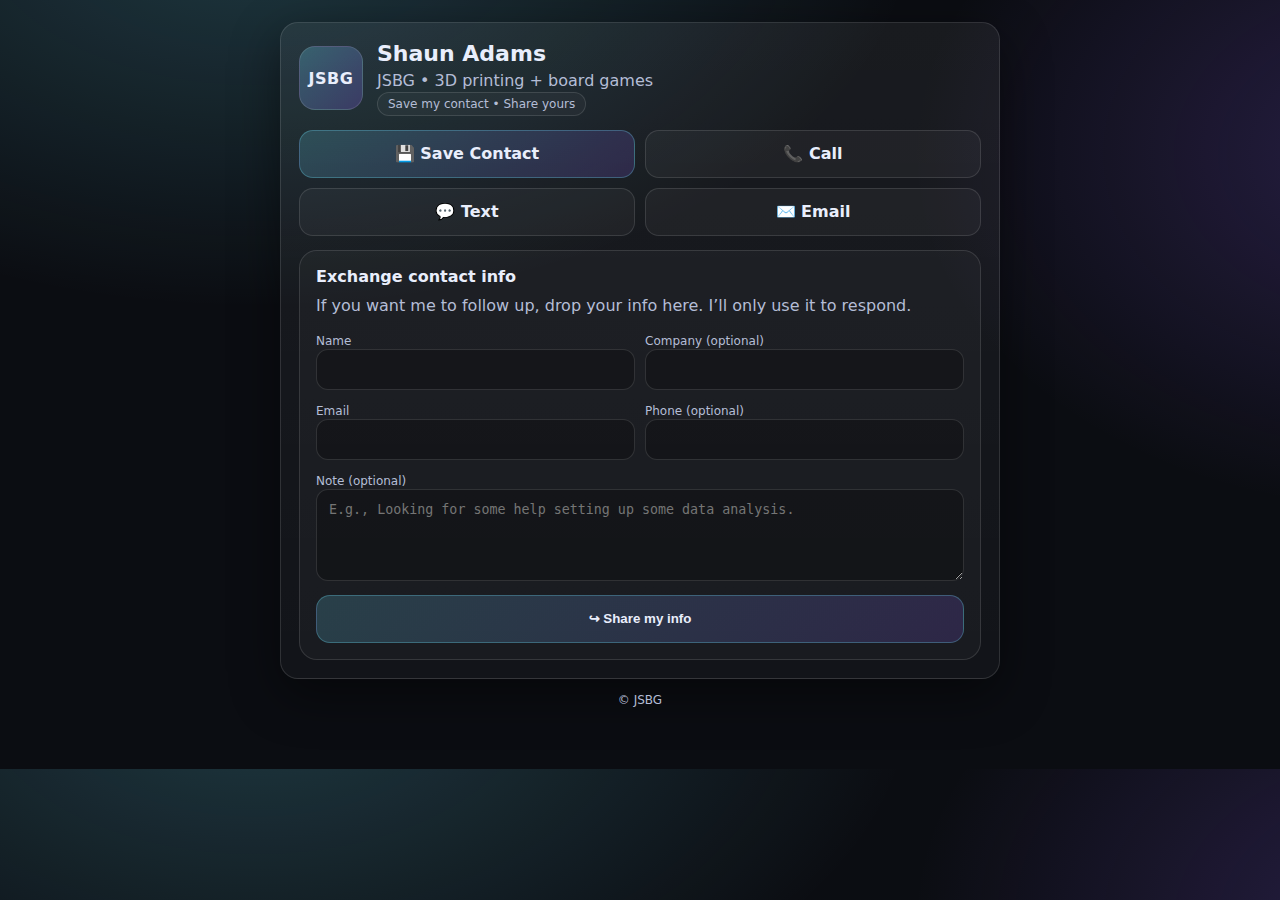
<file: card/index.html>
<!doctype html>
<html lang="en">
<head>
  <meta charset="utf-8" />
  <meta name="viewport" content="width=device-width, initial-scale=1" />
  <title>JSBG — Contact</title>
  <meta name="description" content="Save my contact info and share yours." />

  <style>
    :root{
      --bg:#0b0d12;
      --card:#121622;
      --card2:#0f1320;
      --text:#e9eefc;
      --muted:#b4bdd6;
      --border:rgba(255,255,255,.12);
      --accent:#6ee7ff;
      --accent2:#8b5cf6;
      --shadow: 0 16px 50px rgba(0,0,0,.45);
      --radius:18px;
    }
    *{box-sizing:border-box}
    body{
      margin:0;
      font-family: ui-sans-serif, system-ui, -apple-system, Segoe UI, Roboto, Helvetica, Arial;
      background:
        radial-gradient(1200px 700px at 20% -10%, rgba(110,231,255,.20), transparent 55%),
        radial-gradient(900px 650px at 110% 20%, rgba(139,92,246,.22), transparent 55%),
        var(--bg);
      color:var(--text);
      padding:22px 14px 50px;
    }
    .wrap{max-width:720px;margin:0 auto}
    .hero{
      background: linear-gradient(180deg, rgba(255,255,255,.06), rgba(255,255,255,.03));
      border:1px solid var(--border);
      border-radius:var(--radius);
      box-shadow: var(--shadow);
      padding:18px;
    }

    .top{
      display:flex;
      gap:14px;
      align-items:center;
    }

    .avatar-link{
      text-decoration:none;
    }

    .avatar{
      width:64px;
      height:64px;
      border-radius:16px;
      border:1px solid var(--border);
      background: linear-gradient(135deg, rgba(110,231,255,.25), rgba(139,92,246,.25));
      display:grid;
      place-items:center;
      font-weight:800;
      letter-spacing:.6px;
      color:var(--text);
      cursor:pointer;
    }

    h1{font-size:22px; margin:0 0 4px}
    .sub{margin:0;color:var(--muted);line-height:1.35}

    .grid{
      display:grid;
      grid-template-columns: 1fr 1fr;
      gap:10px;
      margin-top:14px;
    }
    @media (max-width:520px){
      .grid{grid-template-columns:1fr}
    }

    .btn{
      display:flex;
      align-items:center;
      justify-content:center;
      gap:10px;
      padding:13px 14px;
      border-radius:14px;
      border:1px solid var(--border);
      background: rgba(255,255,255,.04);
      color:var(--text);
      text-decoration:none;
      font-weight:600;
      min-height:48px;
      cursor:pointer;
    }

    .btn.primary{
      background: linear-gradient(135deg, rgba(110,231,255,.18), rgba(139,92,246,.18));
      border-color: rgba(110,231,255,.28);
    }

    .btn:active{transform: translateY(1px)}
    .btn:disabled{
      opacity:.65;
      cursor:not-allowed;
      transform:none;
    }

    .section{
      margin-top:14px;
      background: rgba(255,255,255,.03);
      border:1px solid var(--border);
      border-radius:var(--radius);
      padding:16px;
    }
    .section h2{margin:0 0 8px; font-size:16px}
    .muted{color:var(--muted);margin:0;line-height:1.5}

    form{
      margin-top:12px;
      display:grid;
      gap:10px;
    }

    label{font-size:12px;color:var(--muted)}
    input, textarea{
      width:100%;
      padding:12px;
      border-radius:12px;
      border:1px solid var(--border);
      background: rgba(0,0,0,.25);
      color:var(--text);
      outline:none;
    }
    textarea{min-height:92px; resize:vertical}

    .row{
      display:grid;
      grid-template-columns: 1fr 1fr;
      gap:10px;
    }
    @media (max-width:520px){
      .row{grid-template-columns:1fr}
    }

    .small{
      margin-top:10px;
      font-size:12px;
      color:var(--muted);
    }

    .pill{
      display:inline-block;
      padding:4px 10px;
      border:1px solid var(--border);
      border-radius:999px;
      background: rgba(255,255,255,.03);
      font-size:12px;
      color:var(--muted);
    }

    #formMsg{
      padding:10px 12px;
      border-radius:12px;
      border:1px solid var(--border);
      background: rgba(255,255,255,.04);
    }
  </style>
</head>

<body>
  <div class="wrap">
    <div class="hero">
      <div class="top">
        <a href="https://jsbg.ca" class="avatar-link" aria-label="Go to JSBG home">
          <div class="avatar">JSBG</div>
        </a>
        <div>
          <h1>Shaun Adams</h1>
          <p class="sub">JSBG • 3D printing + board games</p>
          <span class="pill">Save my contact • Share yours</span>
        </div>
      </div>

      <div class="grid" role="navigation" aria-label="Contact actions">
        <a class="btn primary" href="./shaun-adams-jsbg.vcf" download>
          💾 Save Contact
        </a>

        <a class="btn" href="tel:+17809199407">📞 Call</a>
        <a class="btn" href="sms:+17809199407">💬 Text</a>
        <a class="btn" href="mailto:shaun@jsbg.ca?subject=Hey%20Shaun">✉️ Email</a>
      </div>

      <div class="section">
        <h2>Exchange contact info</h2>
        <p class="muted">If you want me to follow up, drop your info here. I’ll only use it to respond.</p>

        <form
          id="exchangeForm"
          action="https://docs.google.com/forms/d/e/1FAIpQLSdfaTptfRS4BUNnHFl3mzeE2IBey2WUAdYdSPW3KNt5Vfe3mw/formResponse"
          method="POST"
          target="hidden_iframe"
          autocomplete="on"
        >
          <div class="row">
            <div>
              <label for="name">Name</label>
              <input id="name" name="entry.511745724" autocomplete="name" required />
            </div>
            <div>
              <label for="company">Company (optional)</label>
              <input id="company" name="entry.642431266" autocomplete="organization" />
            </div>
          </div>

          <div class="row">
            <div>
              <label for="email">Email</label>
              <input id="email" name="entry.116142245" type="email" autocomplete="email" required />
            </div>
            <div>
              <label for="phone">Phone (optional)</label>
              <input id="phone" name="entry.1105755181" autocomplete="tel" />
            </div>
          </div>

          <div>
            <label for="note">Note (optional)</label>
            <textarea id="note" name="entry.348871716" placeholder="E.g., Looking for some help setting up some data analysis."></textarea>
          </div>

          <button class="btn primary" type="submit" id="shareBtn">↪ Share my info</button>
        </form>

        <iframe name="hidden_iframe" id="hidden_iframe" style="display:none;"></iframe>
        <p class="small" id="formMsg" style="display:none; margin-top:10px;"></p>


      </div>
    </div>

    <p class="small" style="text-align:center; margin-top:14px;">© JSBG</p>
  </div>

  <script>
    const form = document.getElementById('exchangeForm');
    const iframe = document.getElementById('hidden_iframe');
    const msg = document.getElementById('formMsg');
    const btn = document.getElementById('shareBtn');

    let submitted = false;

    form.addEventListener('submit', () => {
      submitted = true;
      msg.style.display = 'block';
      msg.textContent = 'Sending…';

      btn.disabled = true;
      btn.dataset.originalText = btn.textContent;
      btn.textContent = 'Sending…';
    });

    iframe.addEventListener('load', () => {
      if (!submitted) return;

      msg.textContent = 'Thanks — got it. I’ll follow up soon.';
      form.reset();

      btn.disabled = false;
      btn.textContent = btn.dataset.originalText || '↪ Share my info';
      submitted = false;

      setTimeout(() => {
        msg.style.display = 'none';
      }, 6000);
    });
  </script>
</body>
</html>
</file>
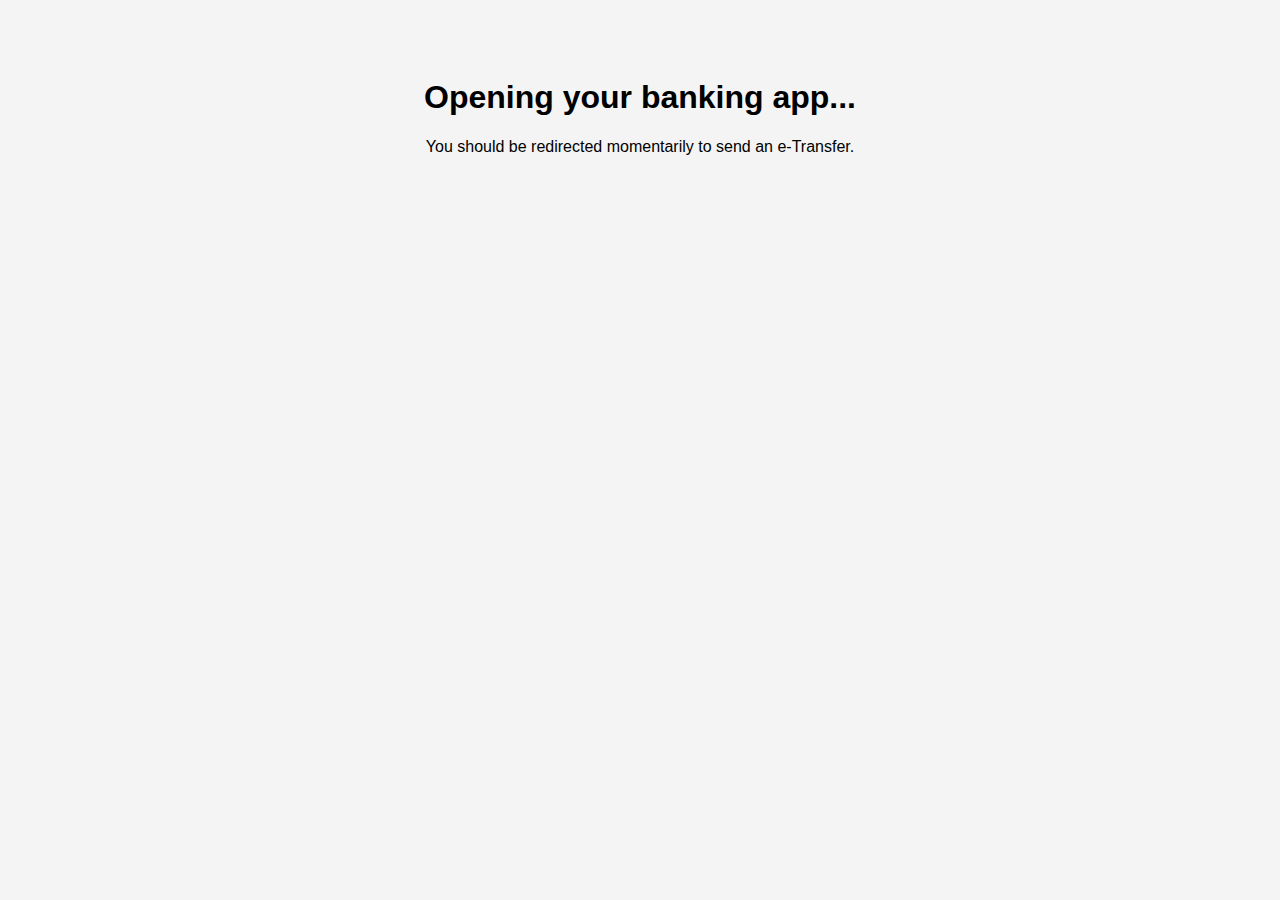
<file: eTransfer/index.html>
<!DOCTYPE html>
<html>
<head>
    <title>Send an e-Transfer for the Garage Sale</title>
    <script>
        // The main redirect logic
        window.onload = function() {
            // 1. Define the Interac e-Transfer URI with your email
            const etransferUri = "interac-e-transfer://send?email=shaun@jsbg.ca";

            // 2. Try to redirect to the app immediately
            window.location.href = etransferUri;

            // 3. (Optional) Fallback message if the app doesn't open
            setTimeout(function() {
                document.getElementById("fallback").style.display = "block";
            }, 800); // Show fallback after 800ms if redirect seems to fail
        };
    </script>
    <style>
        body {
            font-family: Arial, sans-serif;
            text-align: center;
            padding: 50px;
            background-color: #f4f4f4;
        }
        #fallback {
            display: none; /* Hidden by default */
            margin-top: 2rem;
            padding: 1rem;
            border: 1px solid #ccc;
            background-color: #fff;
            border-radius: 5px;
        }
        a {
            color: #0366d6;
            text-decoration: none;
            font-weight: bold;
        }
    </style>
</head>
<body>
    <h1>Opening your banking app...</h1>
    <p>You should be redirected momentarily to send an e-Transfer.</p>

    <div id="fallback">
        <h2>Redirect didn't work?</h2>
        <p>No problem! Please <strong>open your mobile banking app manually</strong>, go to Interac e-Transfer, and send money to:</p>
        <p><a href="mailto:shaun@jsbg.ca">shaun@jsbg.ca</a></p>
        <p><small><em>Be sure to enable Auto-Deposit for this recipient.</em></small></p>
    </div>
</body>
</html>
</file>
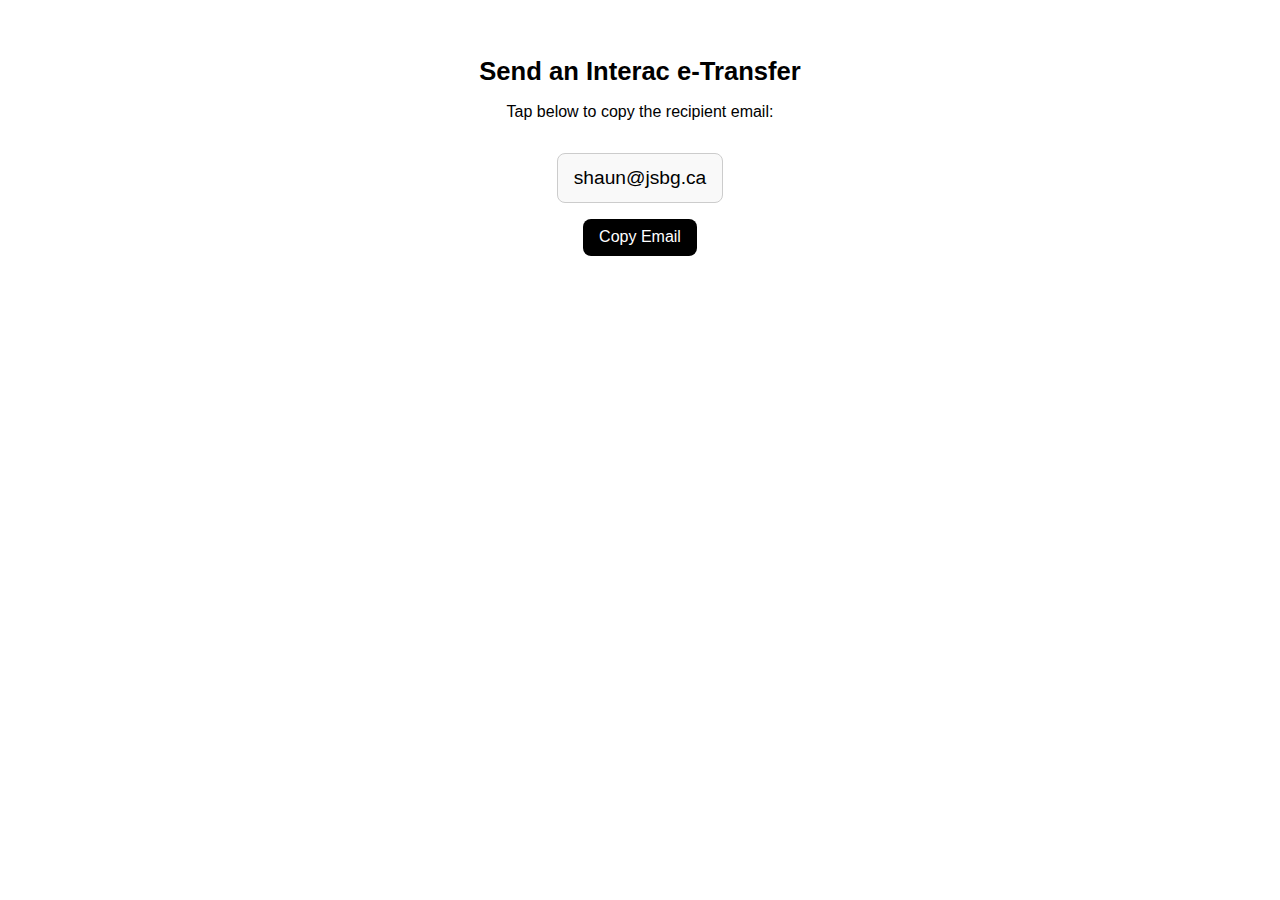
<file: pay/index.html>
<!doctype html>
<html lang="en">
<head>
  <meta charset="utf-8" />
  <meta name="viewport" content="width=device-width, initial-scale=1" />
  <title>Send e-Transfer</title>
  <style>
    body { font-family: sans-serif; text-align: center; padding: 2rem; }
    h1 { font-size: 1.6rem; }
    .email {
      display: inline-block;
      padding: 0.8rem 1rem;
      margin: 1rem 0;
      border: 1px solid #ccc;
      border-radius: 0.5rem;
      font-size: 1.2rem;
      background: #f9f9f9;
    }
    button {
      font-size: 1rem;
      padding: 0.6rem 1rem;
      border-radius: 0.5rem;
      border: none;
      background: black;
      color: white;
      cursor: pointer;
    }
    button:active { opacity: 0.7; }
    #msg { margin-top: 1rem; color: green; }
  </style>
</head>
<body>
  <h1>Send an Interac e-Transfer</h1>
  <p>Tap below to copy the recipient email:</p>
  <div class="email" id="email">shaun@jsbg.ca</div><br>
  <button onclick="copyEmail()">Copy Email</button>
  <p id="msg"></p>

  <script>
    function copyEmail() {
      const email = "shaun@jsbg.ca";
      navigator.clipboard.writeText(email).then(() => {
        document.getElementById("msg").textContent = "Copied! Open your banking app and paste it.";
      }).catch(() => {
        document.getElementById("msg").textContent = "Couldn’t copy automatically — just long-press the email above.";
      });
    }
  </script>
</body>
</html>
</file>
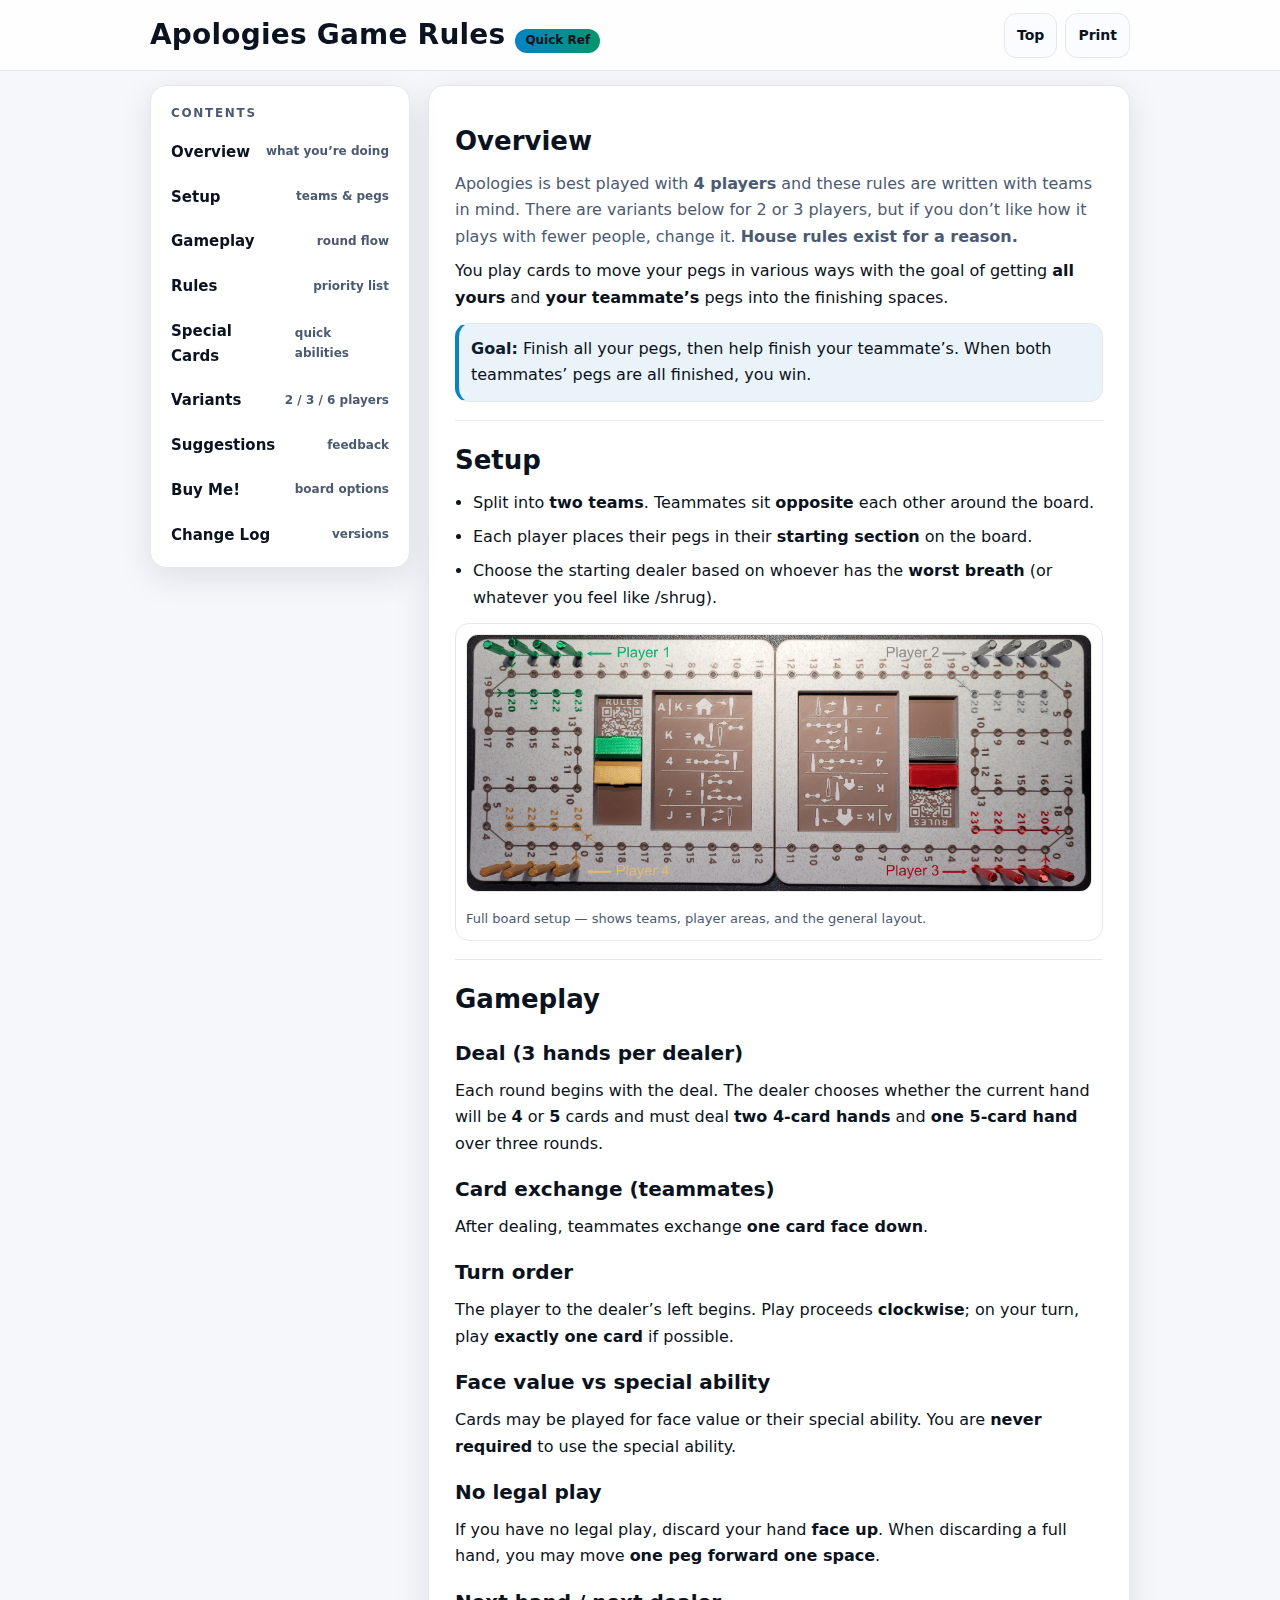
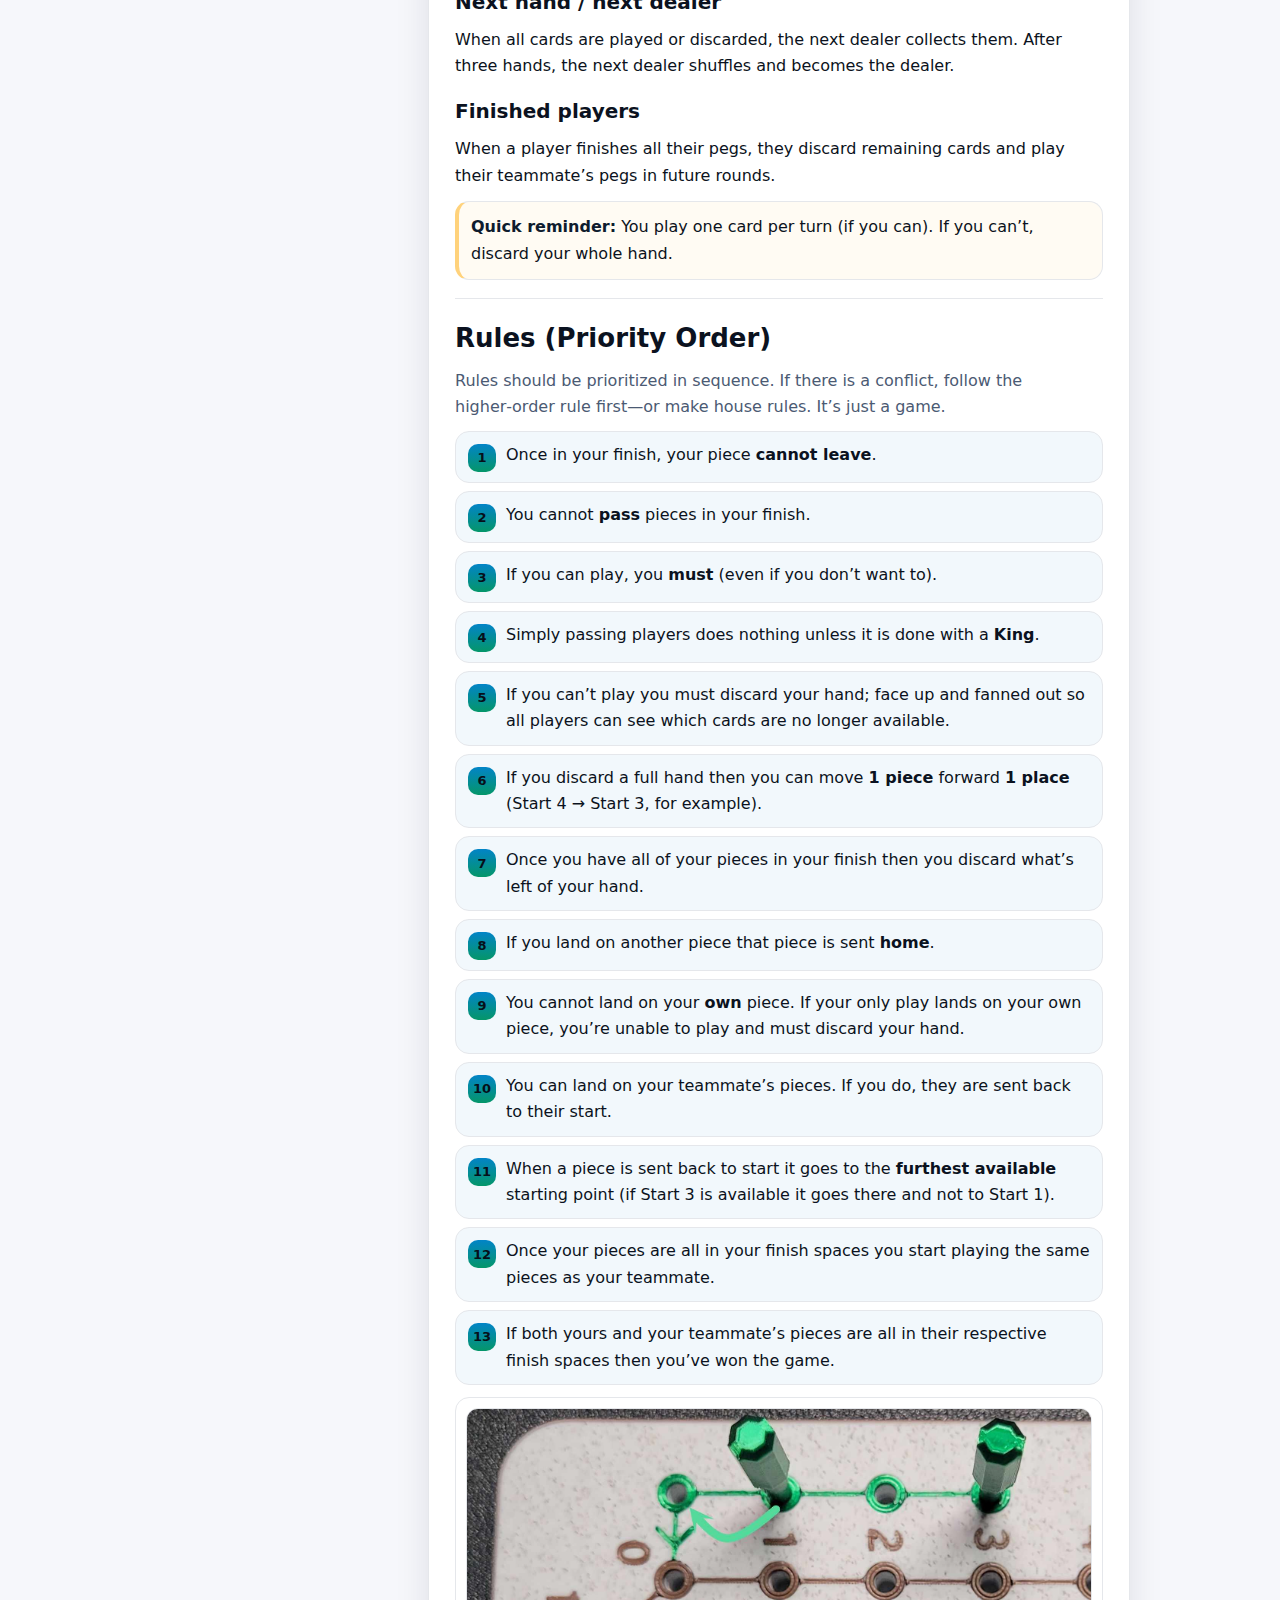
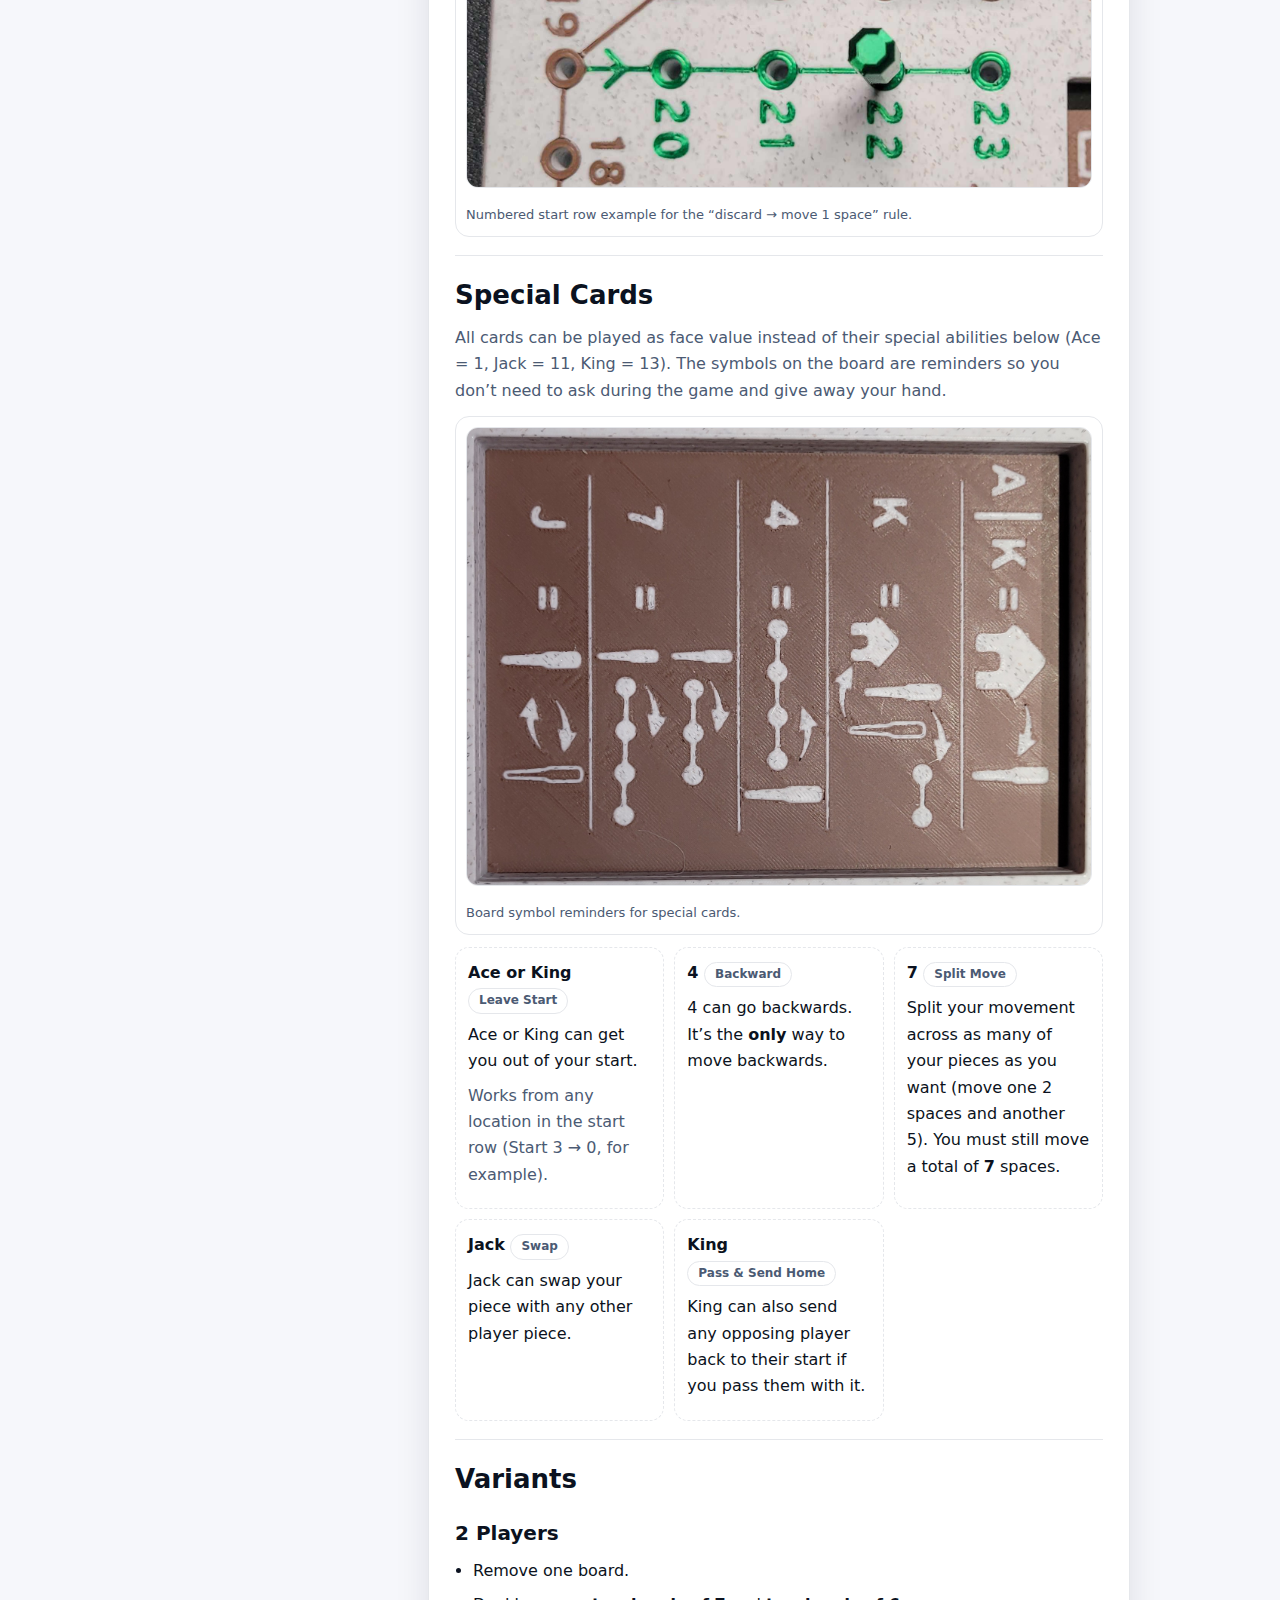
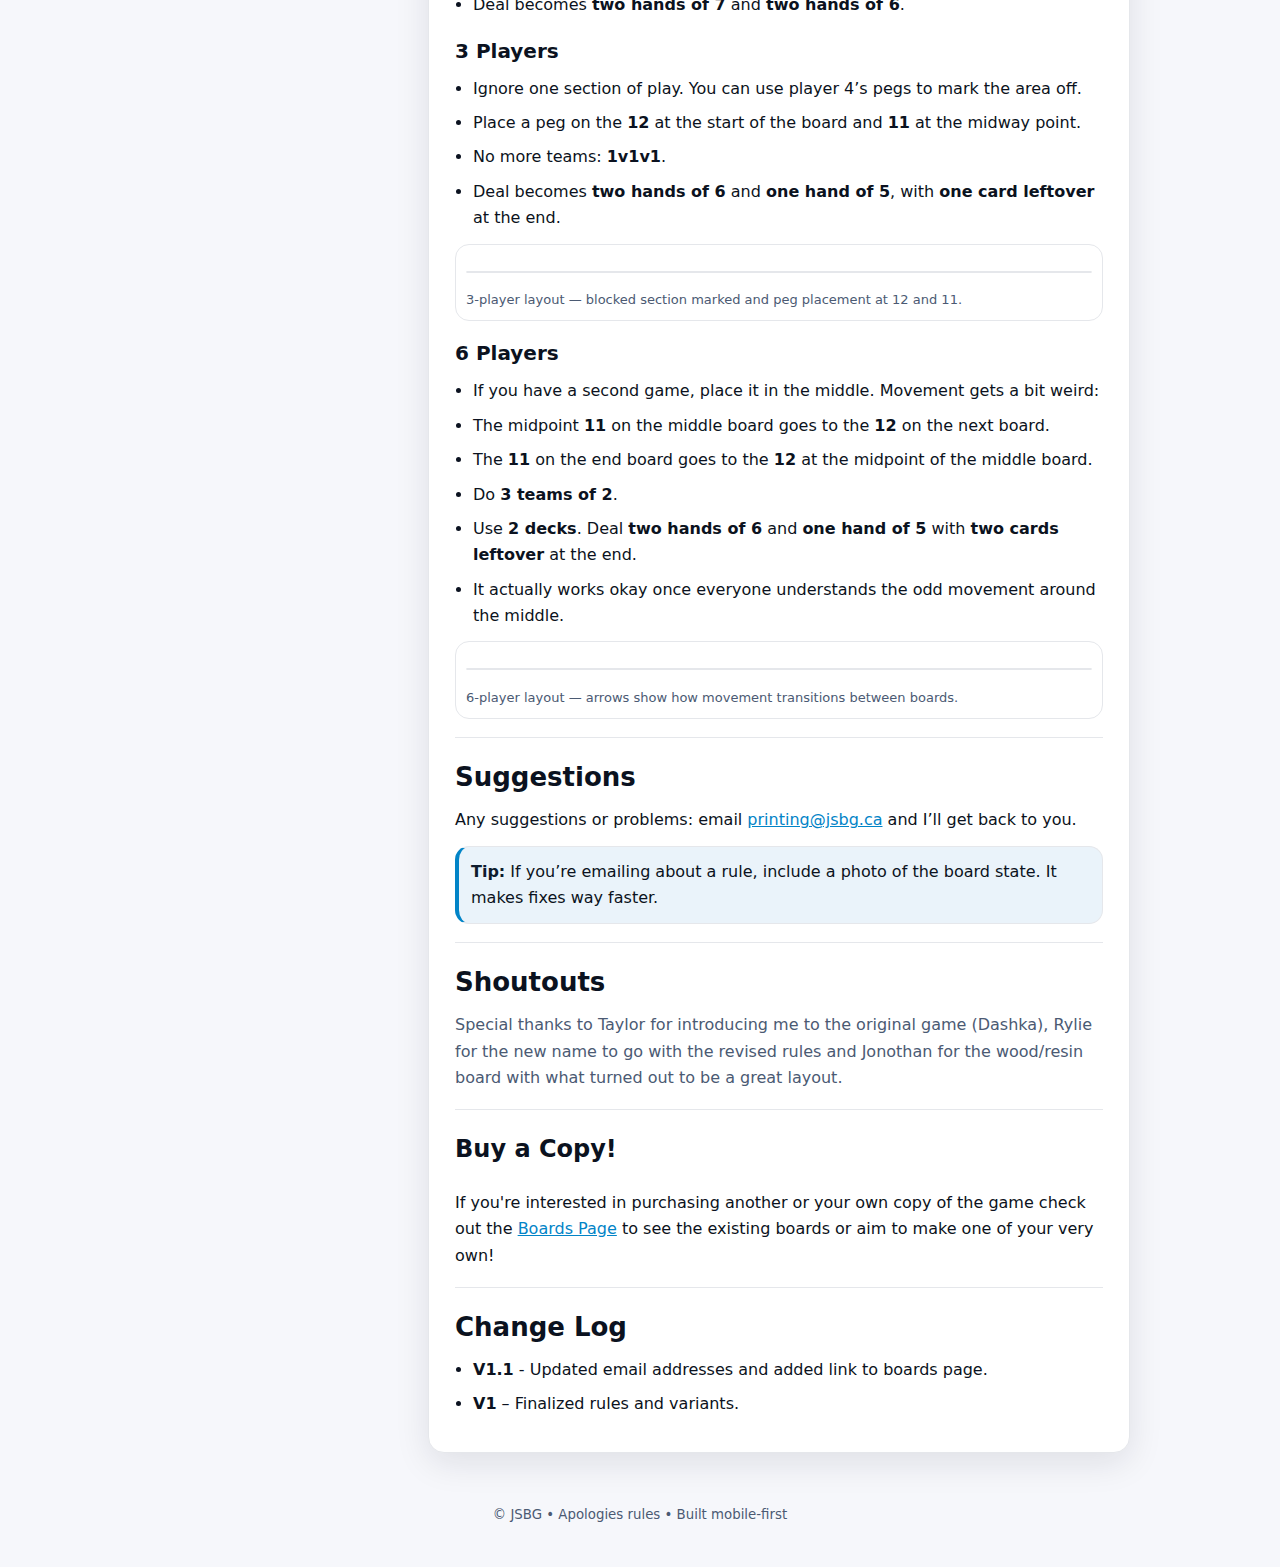
<file: 3dprinting/apologiesgame/rules/index.html>
<!DOCTYPE html>
<html lang="en">
<head>
  <meta charset="utf-8" />
  <meta name="viewport" content="width=device-width, initial-scale=1" />
  <title>Apologies – Game Rules</title>
  <meta name="description" content="Apologies board game rules." />
  <style>
    /* ===== Mobile-first rules page =====
       - Single column on mobile, TOC becomes sticky sidebar on desktop
       - Big tap targets, readable line lengths, consistent section layout
       - Image placeholders (swap with real <img> tags when ready)
    */

    :root {
      --bg: #0b0d12;
      --panel: #0f1420;
      --surface: #121a2a;
      --surface-2: #0f1625;
      --text: #eaf0ff;
      --muted: #aab6cf;
      --border: #23324b;
      --accent: #7bd0ff;
      --accent-2: #7bffaf;
      --warn: #ffd27b;
      --radius: 16px;
      --shadow: 0 10px 34px rgba(0,0,0,.35);
      --maxw: 980px;

      --h1: clamp(20px, 4.6vw, 28px);
      --h2: clamp(18px, 4.1vw, 26px);
      --h3: clamp(16px, 3.5vw, 20px);
      --body: 16px;
      --lh: 1.65;
    }

    @media (prefers-color-scheme: light) {
      :root {
        --bg:#f6f7fb;
        --panel:#ffffff;
        --surface:#ffffff;
        --surface-2:#fbfcff;
        --text:#0b1220;
        --muted:#4b5a73;
        --border:#e5e7eb;
        --accent:#0284c7;
        --accent-2:#059669;
        --shadow: 0 10px 34px rgba(15, 23, 42, .10);
      }
    }

    * { box-sizing: border-box; }
    html, body { margin:0; padding:0; background:var(--bg); color:var(--text); font: var(--body)/var(--lh) system-ui, -apple-system, Segoe UI, Roboto, Ubuntu, Cantarell, Noto Sans, Arial; }

    a { color: var(--accent); }

    .wrap { width:min(var(--maxw), 92vw); margin:0 auto; }

    /* ===== Header ===== */
    header.site {
      position: sticky;
      top: 0;
      z-index: 20;
      background: color-mix(in oklab, var(--panel) 86%, transparent);
      border-bottom: 1px solid var(--border);
      backdrop-filter: blur(8px);
    }

    .bar {
      display:flex;
      align-items:center;
      justify-content:space-between;
      gap: 12px;
      padding: 12px 0;
    }

    .title {
      display:flex;
      align-items:baseline;
      gap: 10px;
      min-width: 0;
    }

    .title h1 {
      margin:0;
      font-size: var(--h1);
      letter-spacing: .2px;
      white-space: nowrap;
      overflow:hidden;
      text-overflow: ellipsis;
    }

    .badge {
      display:inline-block;
      padding: 2px 10px;
      border-radius: 999px;
      font-size: 12px;
      font-weight: 800;
      color: #06101a;
      background: linear-gradient(90deg, var(--accent), var(--accent-2));
      flex: 0 0 auto;
    }

    .header-actions {
      display:flex;
      align-items:center;
      gap: 8px;
      flex: 0 0 auto;
    }

    .btn {
      display:inline-flex;
      align-items:center;
      justify-content:center;
      padding: 10px 12px;
      border-radius: 12px;
      border: 1px solid var(--border);
      background: var(--surface-2);
      color: var(--text);
      text-decoration:none;
      font-weight: 700;
      font-size: 14px;
      cursor:pointer;
      min-height: 40px; /* tap friendly */
    }

    .btn:hover { background: color-mix(in oklab, var(--surface-2) 70%, var(--accent) 8%); }

    /* ===== Layout ===== */
    .layout {
      display:grid;
      grid-template-columns: 1fr;
      gap: 18px;
      padding: 14px 0 22px;
    }

    @media (min-width: 940px) {
      .layout {
        grid-template-columns: 260px 1fr;
        align-items:start;
      }
    }

    /* ===== Cards ===== */
    .card {
      background: var(--surface);
      border: 1px solid var(--border);
      border-radius: var(--radius);
      box-shadow: var(--shadow);
    }

    /* ===== TOC ===== */
    nav.toc .card { padding: 10px; }
    nav.toc .card { position: static; }

    @media (min-width: 940px) {
      nav.toc .card {
        position: sticky;
        top: 76px;
      }
    }

    .toc h2 {
      margin: 8px 10px 6px;
      font-size: 12px;
      text-transform: uppercase;
      letter-spacing: .14em;
      color: var(--muted);
    }

    .toc a {
      display:flex;
      align-items:center;
      justify-content:space-between;
      gap: 10px;
      padding: 10px 10px;
      border-radius: 12px;
      color: var(--text);
      text-decoration:none;
      font-weight: 650;
      font-size: 15px;
      min-height: 44px; /* tap */
    }

    .toc a:hover { background: color-mix(in oklab, var(--surface) 85%, var(--accent) 10%); }
    .toc .hint { color: var(--muted); font-weight: 600; font-size: 12px; }

    /* ===== Article ===== */
    article.rules { padding: clamp(14px, 2.6vw, 26px); }

    section { scroll-margin-top: 90px; }

    .section-title {
      display:flex;
      align-items:baseline;
      justify-content:space-between;
      gap: 12px;
      margin-top: 8px;
    }

    .section-title h2 { margin:0; font-size: var(--h2); }

    h3 { font-size: var(--h3); margin: 16px 0 8px; }
    p { margin: 8px 0; }

    .muted { color: var(--muted); }

    .divider { height: 1px; background: var(--border); margin: 18px 0; }

    /* ===== Callouts ===== */
    .callout {
      border: 1px solid var(--border);
      border-left: 4px solid var(--accent);
      background: color-mix(in oklab, var(--surface) 86%, var(--accent) 10%);
      border-radius: 14px;
      padding: 12px;
      margin: 12px 0;
    }

    .callout strong { color: color-mix(in oklab, var(--text) 90%, var(--accent) 10%); }

    .callout.warn {
      border-left-color: var(--warn);
      background: color-mix(in oklab, var(--surface) 86%, var(--warn) 10%);
    }

    /* ===== Lists ===== */
    ul, ol { padding-left: 18px; margin: 8px 0; }
    li { margin: 8px 0; }

    /* Rules list as numbered chips */
    .rules-list { list-style:none; padding:0; margin: 10px 0 0; }
    .rules-list li {
      display:flex;
      gap: 10px;
      padding: 10px 12px;
      border: 1px solid var(--border);
      border-radius: 14px;
      background: color-mix(in oklab, var(--surface) 92%, var(--accent) 6%);
    }

    .num {
      width: 28px;
      height: 28px;
      border-radius: 10px;
      display:flex;
      align-items:center;
      justify-content:center;
      font-weight: 900;
      font-size: 13px;
      color: #06101a;
      background: linear-gradient(180deg, var(--accent), var(--accent-2));
      flex: 0 0 auto;
      margin-top: 2px;
    }

    /* ===== Specials grid ===== */
    .specials {
      display:grid;
      grid-template-columns: 1fr;
      gap: 10px;
      margin-top: 10px;
    }

    @media (min-width: 720px) {
      .specials { grid-template-columns: repeat(2, 1fr); }
    }

    @media (min-width: 1040px) {
      .specials { grid-template-columns: repeat(3, 1fr); }
    }

    .spec {
      border: 1px dashed var(--border);
      border-radius: 14px;
      padding: 12px;
      background: color-mix(in oklab, var(--surface) 94%, white 2%);
    }

    .spec h4 { margin: 0 0 6px; font-size: 16px; }

    .pill {
      display:inline-block;
      font-size: 12px;
      padding: 2px 10px;
      border-radius: 999px;
      border: 1px solid var(--border);
      color: var(--muted);
      font-weight: 650;
    }

    /* ===== Figures / image placeholders ===== */
    figure {
      margin: 12px 0;
      padding: 10px;
      border: 1px solid var(--border);
      border-radius: 14px;
      background: color-mix(in oklab, var(--surface) 92%, white 1%);
    }

    .placeholder {
      width:100%;
      aspect-ratio: 16 / 9;
      border-radius: 12px;
      border: 1px solid var(--border);
      background: repeating-linear-gradient(45deg,
        color-mix(in oklab, var(--surface) 88%, black 8%),
        color-mix(in oklab, var(--surface) 88%, black 8%) 10px,
        color-mix(in oklab, var(--surface) 96%, black 10%) 10px,
        color-mix(in oklab, var(--surface) 96%, black 10%) 20px
      );
      display:flex;
      align-items:center;
      justify-content:center;
      text-align:center;
      padding: 10px;
      color: var(--muted);
      font-weight: 700;
      font-size: 14px;
    }

    figcaption { margin-top: 8px; font-size: 13px; color: var(--muted); }

    /* ===== Footer ===== */
    footer {
      padding: 26px 0 40px;
      color: var(--muted);
      text-align:center;
    }

    /* ===== Print tweaks (nice bonus) ===== */
@media print {
  .no-print {
    display: none !important;
  }
  /* --- Page setup --- */
  @page { margin: 0.5in; } /* adjust: 0.4in if you want tighter */
  html, body {
    background: #fff !important;
    color: #111 !important;
    font-size: 10.5pt !important; /* smaller */
    line-height: 1.25 !important; /* tighter */
  }

  /* --- Hide non-essential UI --- */
  header, nav, .toc, .header-actions, .btn, .pill, .badge, footer {
    display: none !important;
  }

  /* --- Remove “card” styling / shadows / padding --- */
  .wrap, main, section, article, .card, .panel {
    width: 100% !important;
    max-width: none !important;
    margin: 0 !important;
    padding: 0 !important;
    border: 0 !important;
    box-shadow: none !important;
    background: transparent !important;
  }

  /* --- Hide images entirely --- */
  img, figure, picture, video, .placeholder {
    display: none !important;
  }

  /* --- Headings compact --- */
  h1 { font-size: 16pt !important; margin: 0 0 6pt !important; }
  h2 { font-size: 12pt !important; margin: 10pt 0 4pt !important; }
  h3 { font-size: 11pt !important; margin: 8pt 0 3pt !important; }
  p  { margin: 0 0 6pt !important; }

  /* --- Lists compact --- */
  ul, ol { margin: 0 0 6pt 14pt !important; padding: 0 !important; }
  li { margin: 0 0 2pt !important; }

  /* --- Avoid awkward breaks --- */
  h2, h3 { break-after: avoid; page-break-after: avoid; }
  li, p { break-inside: avoid; page-break-inside: avoid; }

  /* --- Links: print clean --- */
  a, a:visited { color: #111 !important; text-decoration: none !important; }


  /* Prevent headings splitting across columns */
  article.rules h2, article.rules h3 { column-span: all; }

  /* If two columns is too aggressive, just comment out the block above. */
}


  .rotate-ccw { transform: rotate(-90deg); transform-origin: center; }
/* Tap-to-zoom images */
img.zoomable { cursor: zoom-in; }

/* Fullscreen overlay */
.zoom-overlay {
  position: fixed;
  inset: 0;
  background: rgba(0,0,0,.82);
  display: none;
  align-items: center;
  justify-content: center;
  padding: 18px;
  z-index: 9999;
}
.zoom-overlay[aria-hidden="false"] { display: flex; }

.zoom-sheet {
  width: min(1100px, 96vw);
  max-height: 92vh;
  background: color-mix(in oklab, var(--panel) 90%, black 10%);
  border: 1px solid var(--border);
  border-radius: 18px;
  box-shadow: var(--shadow);
  overflow: hidden;
}

.zoom-topbar {
  display:flex;
  align-items:center;
  justify-content: space-between;
  gap: 10px;
  padding: 10px 12px;
  border-bottom: 1px solid var(--border);
}

.zoom-title {
  font-size: 14px;
  font-weight: 800;
  color: var(--text);
  white-space: nowrap;
  overflow: hidden;
  text-overflow: ellipsis;
}

.zoom-actions { display:flex; gap: 8px; }

.zoom-actions button {
  appearance: none;
  border: 1px solid var(--border);
  background: var(--surface-2);
  color: var(--text);
  border-radius: 12px;
  padding: 10px 12px;
  font-weight: 800;
  cursor: pointer;
  min-height: 40px;
}

.zoom-actions button:hover {
  background: color-mix(in oklab, var(--surface-2) 70%, var(--accent) 10%);
}

.zoom-body {
  max-height: calc(92vh - 58px);
  overflow: auto;
  -webkit-overflow-scrolling: touch;
  background: rgba(0,0,0,.12);
}

.zoom-body img {
  display:block;
  max-width: none; /* allow natural large size */
  width: 100%;
  height: auto;
}

.zoom-body .inner {
  padding: 10px;
}

.zoom-hint {
  font-size: 12px;
  color: var(--muted);
  padding: 0 12px 10px;
}

@media (prefers-reduced-motion: reduce) {
  html { scroll-behavior: auto; }
}

</style>
</head>
<body>
  <header class="site">
    <div class="wrap bar">
      <div class="title">
        <h1>Apologies Game Rules</h1>
        <span class="badge">Quick Ref</span>
      </div>
      <div class="header-actions">
        <a class="btn" href="#overview" aria-label="Jump to overview">Top</a>
        <a class="btn" href="#" onclick="window.print(); return false;">Print</a>
      </div>
    </div>
  </header>

  <div class="wrap">
    <div class="layout">
      <!-- TOC -->
      <nav class="toc" aria-label="Table of contents">
        <div class="card">
          <h2>Contents</h2>
          <a href="#overview">Overview <span class="hint">what you’re doing</span></a>
          <a href="#setup">Setup <span class="hint">teams & pegs</span></a>
          <a href="#gameplay">Gameplay <span class="hint">round flow</span></a>
          <a href="#rules">Rules <span class="hint">priority list</span></a>
          <a href="#special-cards">Special Cards <span class="hint">quick abilities</span></a>
          <a href="#variants">Variants <span class="hint">2 / 3 / 6 players</span></a>
          <a href="#suggestions">Suggestions <span class="hint">feedback</span></a>
          <a href="#buyme">Buy Me! <span class="hint">board options</span></a>
          <a href="#changelog">Change Log <span class="hint">versions</span></a>
        </div>
      </nav>

      <!-- Article -->
      <article class="rules card">
        <section id="overview">
          <div class="section-title">
            <h2>Overview</h2>
          </div>
          <p class="muted">Apologies is best played with <strong>4 players</strong> and these rules are written with teams in mind. There are variants below for 2 or 3 players, but if you don’t like how it plays with fewer people, change it. <strong>House rules exist for a reason.</strong></p>

          <p>You play cards to move your pegs in various ways with the goal of getting <strong>all yours</strong> and <strong>your teammate’s</strong> pegs into the finishing spaces.</p>

          <div class="callout">
            <strong>Goal:</strong> Finish all your pegs, then help finish your teammate’s. When both teammates’ pegs are all finished, you win.
          </div>
        </section>

        <div class="divider"></div>

        <section id="setup">
          <div class="section-title">
            <h2>Setup</h2>
          </div>
          <ul>
            <li>Split into <strong>two teams</strong>. Teammates sit <strong>opposite</strong> each other around the board.</li>
            <li>Each player places their pegs in their <strong>starting section</strong> on the board.</li>
            <li>Choose the starting dealer based on whoever has the <strong>worst breath</strong> (or whatever you feel like /shrug).</li>
          </ul>

          <figure>
            <img class="zoomable" data-zoom-title="Full board setup" src="FullBoardSetup.jpg" alt="Full board setup showing all players and start areas" loading="lazy" style="width:100%;height:auto;border-radius:12px;border:1px solid var(--border);" />
            <figcaption>Full board setup — shows teams, player areas, and the general layout.</figcaption>
          </figure>
        </section>

        <div class="divider"></div>

        <section id="gameplay">
          <div class="section-title">
            <h2>Gameplay</h2>
          </div>

          <h3>Deal (3 hands per dealer)</h3>
          <p>Each round begins with the deal. The dealer chooses whether the current hand will be <strong>4</strong> or <strong>5</strong> cards and must deal <strong>two 4‑card hands</strong> and <strong>one 5‑card hand</strong> over three rounds.</p>

          <h3>Card exchange (teammates)</h3>
          <p>After dealing, teammates exchange <strong>one card face down</strong>.</p>

          <h3>Turn order</h3>
          <p>The player to the dealer’s left begins. Play proceeds <strong>clockwise</strong>; on your turn, play <strong>exactly one card</strong> if possible.</p>

          <h3>Face value vs special ability</h3>
          <p>Cards may be played for face value or their special ability. You are <strong>never required</strong> to use the special ability.</p>

          <h3>No legal play</h3>
          <p>If you have no legal play, discard your hand <strong>face up</strong>. When discarding a full hand, you may move <strong>one peg forward one space</strong>.</p>

          <h3>Next hand / next dealer</h3>
          <p>When all cards are played or discarded, the next dealer collects them. After three hands, the next dealer shuffles and becomes the dealer.</p>

          <h3>Finished players</h3>
          <p>When a player finishes all their pegs, they discard remaining cards and play their teammate’s pegs in future rounds.</p>

          <div class="callout warn">
            <strong>Quick reminder:</strong> You play one card per turn (if you can). If you can’t, discard your whole hand.
          </div>
        </section>

        <div class="divider"></div>

        <section id="rules">
          <div class="section-title">
            <h2>Rules (Priority Order)</h2>
          </div>
          <p class="muted">Rules should be prioritized in sequence. If there is a conflict, follow the higher‑order rule first—or make house rules. It’s just a game.</p>

          <ol class="rules-list">
            <li><span class="num">1</span><div>Once in your finish, your piece <strong>cannot leave</strong>.</div></li>
            <li><span class="num">2</span><div>You cannot <strong>pass</strong> pieces in your finish.</div></li>
            <li><span class="num">3</span><div>If you can play, you <strong>must</strong> (even if you don’t want to).</div></li>
            <li><span class="num">4</span><div>Simply passing players does nothing unless it is done with a <strong>King</strong>.</div></li>
            <li><span class="num">5</span><div>If you can’t play you must discard your hand; face up and fanned out so all players can see which cards are no longer available.</div></li>
            <li><span class="num">6</span><div>If you discard a full hand then you can move <strong>1 piece</strong> forward <strong>1 place</strong> (Start 4 → Start 3, for example).</div></li>
            <li><span class="num">7</span><div>Once you have all of your pieces in your finish then you discard what’s left of your hand.</div></li>
            <li><span class="num">8</span><div>If you land on another piece that piece is sent <strong>home</strong>.</div></li>
            <li><span class="num">9</span><div>You cannot land on your <strong>own</strong> piece. If your only play lands on your own piece, you’re unable to play and must discard your hand.</div></li>
            <li><span class="num">10</span><div>You can land on your teammate’s pieces. If you do, they are sent back to their start.</div></li>
            <li><span class="num">11</span><div>When a piece is sent back to start it goes to the <strong>furthest available</strong> starting point (if Start 3 is available it goes there and not to Start 1).</div></li>
            <li><span class="num">12</span><div>Once your pieces are all in your finish spaces you start playing the same pieces as your teammate.</div></li>
            <li><span class="num">13</span><div>If both yours and your teammate’s pieces are all in their respective finish spaces then you’ve won the game.</div></li>
          </ol>

          <figure>
            <img class="zoomable" data-zoom-title="Numbered start row" src="PlayerOneStarted.jpg" alt="Close-up of a start row with numbered positions and a peg" loading="lazy" style="width:100%;height:auto;border-radius:12px;border:1px solid var(--border);" />
            <figcaption>Numbered start row example for the “discard → move 1 space” rule.</figcaption>
          </figure>
        </section>

        <div class="divider"></div>

        <section id="special-cards">
          <div class="section-title">
            <h2>Special Cards</h2>
          </div>
          <p class="muted">All cards can be played as face value instead of their special abilities below (Ace = 1, Jack = 11, King = 13). The symbols on the board are reminders so you don’t need to ask during the game and give away your hand.</p>

          <figure>
            <div style="overflow:auto;">
              <img class="zoomable" data-zoom-title="Board symbols legend" src="BoardSymbols.jpg" alt="Board symbols legend showing special card reminders" loading="lazy" class="rotate-ccw" style="max-width:100%;height:auto;border-radius:12px;border:1px solid var(--border);" />
            </div>
            <figcaption>Board symbol reminders for special cards.</figcaption>
          </figure>

          <div class="specials">
            <div class="spec">
              <h4>Ace or King <span class="pill">Leave Start</span></h4>
              <p>Ace or King can get you out of your start.</p>
              <p class="muted">Works from any location in the start row (Start 3 → 0, for example).</p>
            </div>
            <div class="spec">
              <h4>4 <span class="pill">Backward</span></h4>
              <p>4 can go backwards. It’s the <strong>only</strong> way to move backwards.</p>
            </div>
            <div class="spec">
              <h4>7 <span class="pill">Split Move</span></h4>
              <p>Split your movement across as many of your pieces as you want (move one 2 spaces and another 5). You must still move a total of <strong>7</strong> spaces.</p>
            </div>
            <div class="spec">
              <h4>Jack <span class="pill">Swap</span></h4>
              <p>Jack can swap your piece with any other player piece.</p>
            </div>
            <div class="spec">
              <h4>King <span class="pill">Pass & Send Home</span></h4>
              <p>King can also send any opposing player back to their start if you pass them with it.</p>
            </div>
          </div>
        </section>

        <div class="divider"></div>

        <section id="variants">
          <div class="section-title">
            <h2>Variants</h2>
          </div>

          <h3>2 Players</h3>
          <ul>
            <li>Remove one board.</li>
            <li>Deal becomes <strong>two hands of 7</strong> and <strong>two hands of 6</strong>.</li>
          </ul>

          <h3>3 Players</h3>
          <ul>
            <li>Ignore one section of play. You can use player 4’s pegs to mark the area off.</li>
            <li>Place a peg on the <strong>12</strong> at the start of the board and <strong>11</strong> at the midway point.</li>
            <li>No more teams: <strong>1v1v1</strong>.</li>
            <li>Deal becomes <strong>two hands of 6</strong> and <strong>one hand of 5</strong>, with <strong>one card leftover</strong> at the end.</li>
          </ul>

          <figure>
            <img class="zoomable" data-zoom-title="3-player variant layout" src="3PlayerVariant.jpg" alt="3-player variant layout showing blocked section and markers" loading="lazy" style="width:100%;height:auto;border-radius:12px;border:1px solid var(--border);" />
            <figcaption>3-player layout — blocked section marked and peg placement at 12 and 11.</figcaption>
          </figure>

          <h3>6 Players</h3>
          <ul>
            <li>If you have a second game, place it in the middle. Movement gets a bit weird:</li>
            <li>The midpoint <strong>11</strong> on the middle board goes to the <strong>12</strong> on the next board.</li>
            <li>The <strong>11</strong> on the end board goes to the <strong>12</strong> at the midpoint of the middle board.</li>
            <li>Do <strong>3 teams of 2</strong>.</li>
            <li>Use <strong>2 decks</strong>. Deal <strong>two hands of 6</strong> and <strong>one hand of 5</strong> with <strong>two cards leftover</strong> at the end.</li>
            <li>It actually works okay once everyone understands the odd movement around the middle.</li>
          </ul>

          <figure>
            <img class="zoomable" data-zoom-title="6-player variant layout" src="6PlayerVariant.jpg" alt="6-player variant layout with arrows showing movement between boards" loading="lazy" style="width:100%;height:auto;border-radius:12px;border:1px solid var(--border);" />
            <figcaption>6-player layout — arrows show how movement transitions between boards.</figcaption>
          </figure>
        </section>

        <div class="divider"></div>

        <section id="suggestions" class="no-print">
          <div class="section-title">
            <h2>Suggestions</h2>
          </div>
          <p>Any suggestions or problems: email <a href="mailto:printing@jsbg.ca?subject=Apologies%20Suggestions">printing@jsbg.ca</a> and I’ll get back to you.</p>
          <div class="callout">
            <strong>Tip:</strong> If you’re emailing about a rule, include a photo of the board state. It makes fixes way faster.
          </div>
        </section>

        <div class="divider"></div>

        <section id="shoutouts">
          <div class="section-title">
            <h2>Shoutouts</h2>
          </div>
          <p class="muted">Special thanks to Taylor for introducing me to the original game (Dashka), Rylie for the new name to go with the revised rules and Jonothan for the wood/resin board with what turned out to be a great layout.</p>
        </section>

        <div class="divider"></div>

        <section id="buyme" class="no-print">
          <div class="buyme-title">
            <h2>Buy a Copy!</h2>
          </div>
          <p>If you're interested in purchasing another or your own copy of the game check out the <a href="https://jsbg.ca/ApologiesGame/boards">Boards Page</a> to see the existing boards or aim to make one of your very own!</p>
        </section>

        <div class="divider"></div>

        <section id="changelog" class="no-print">
          <div class="section-title">
            <h2>Change Log</h2>
          </div>
          <ul>
            <li><strong>V1.1</strong> - Updated email addresses and added link to boards page.</li>
            <li><strong>V1</strong> – Finalized rules and variants.</li>
          </ul>
        </section>
      </article>
    </div>
  </div>

  <footer>
    <div class="wrap">
      <small>© JSBG • Apologies rules • Built mobile‑first</small>
    </div>
  </footer>

  <!-- Tap-to-zoom overlay (single, reused for all images) -->
  <div class="zoom-overlay" id="zoomOverlay" aria-hidden="true" role="dialog" aria-label="Image viewer">
    <div class="zoom-sheet" role="document">
      <div class="zoom-topbar">
        <div class="zoom-title" id="zoomTitle">Image</div>
        <div class="zoom-actions">
          <button type="button" id="zoomCloseBtn" aria-label="Close">Close</button>
        </div>
      </div>
      <div class="zoom-body" id="zoomBody">
        <div class="inner">
          <img id="zoomImg" alt="" />
        </div>
        <div class="zoom-hint">Tip: pinch to zoom on mobile. Drag/scroll to pan.</div>
      </div>
    </div>
  </div>

  <script>
    // Smooth scroll for TOC anchors (nice on mobile)
    document.querySelectorAll('a[href^="#"]').forEach(a => {
      a.addEventListener('click', e => {
        const href = a.getAttribute('href');
        const el = document.querySelector(href);
        if (el) {
          e.preventDefault();
          el.scrollIntoView({ behavior: 'smooth', block: 'start' });
        }
      });
    });

    // Tap-to-zoom for images
    const overlay = document.getElementById('zoomOverlay');
    const zoomImg = document.getElementById('zoomImg');
    const zoomTitle = document.getElementById('zoomTitle');
    const closeBtn = document.getElementById('zoomCloseBtn');

    function openZoom(imgEl) {
      const src = imgEl.getAttribute('src');
      const alt = imgEl.getAttribute('alt') || '';
      const title = imgEl.getAttribute('data-zoom-title') || alt || 'Image';

      zoomImg.src = src;
      zoomImg.alt = alt;
      zoomTitle.textContent = title;

      overlay.setAttribute('aria-hidden', 'false');
      document.body.style.overflow = 'hidden';
      closeBtn.focus();
    }

    function closeZoom() {
      overlay.setAttribute('aria-hidden', 'true');
      zoomImg.src = '';
      document.body.style.overflow = '';
    }

    // Open on tap/click
    document.querySelectorAll('img.zoomable').forEach(img => {
      img.addEventListener('click', () => openZoom(img));
      img.addEventListener('keydown', (e) => {
        if (e.key === 'Enter' || e.key === ' ') {
          e.preventDefault();
          openZoom(img);
        }
      });
      // Make keyboard-focusable (nice bonus)
      img.setAttribute('tabindex', '0');
      img.setAttribute('role', 'button');
      img.setAttribute('aria-label', (img.getAttribute('alt') || 'Zoom image'));
    });

    // Close interactions
    closeBtn.addEventListener('click', closeZoom);
    overlay.addEventListener('click', (e) => {
      if (e.target === overlay) closeZoom();
    });
    document.addEventListener('keydown', (e) => {
      if (overlay.getAttribute('aria-hidden') === 'false' && e.key === 'Escape') closeZoom();
    });

  </script>
</body>
</html>
</file>
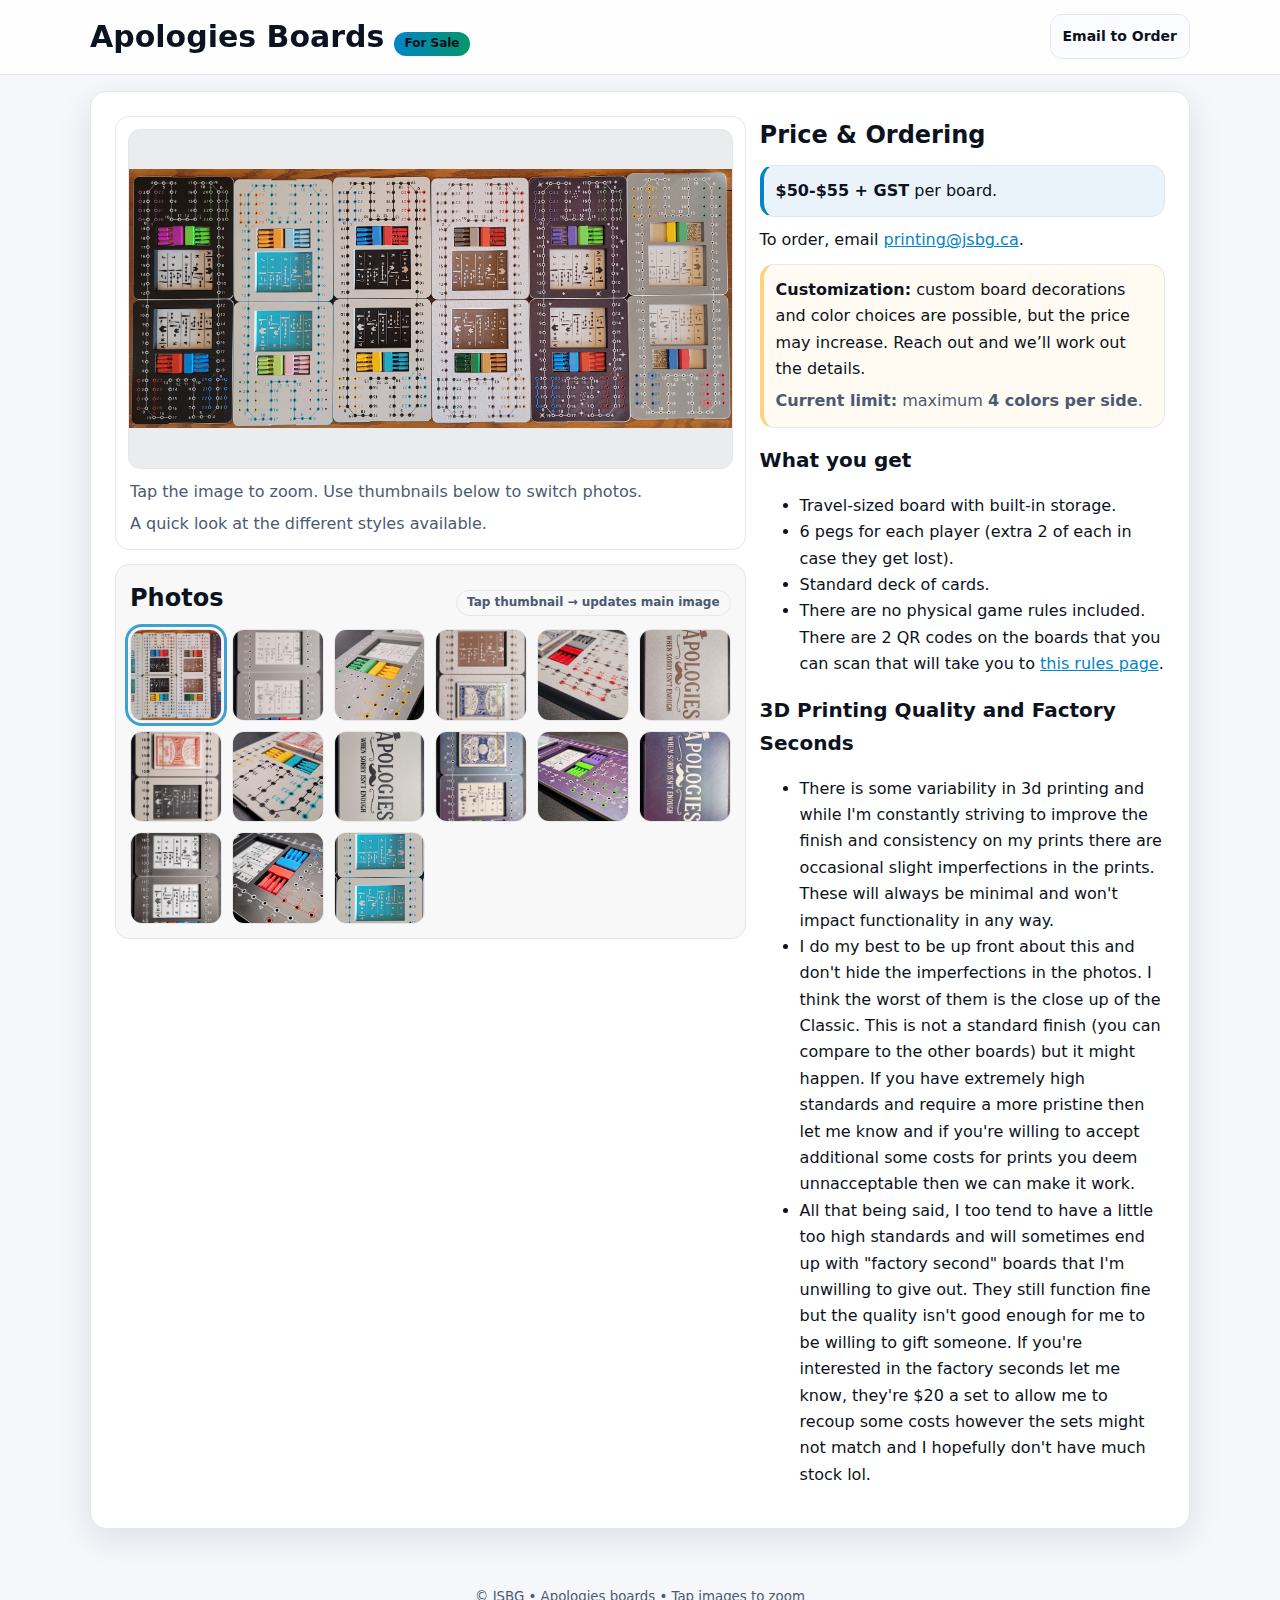
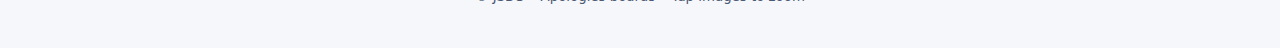
<file: ApologiesGame/boards.html>
<!DOCTYPE html>
<html lang="en">
<head>
  <meta charset="utf-8" />
  <meta name="viewport" content="width=device-width, initial-scale=1" />
  <title>Apologies – Boards</title>
  <meta name="description" content="Apologies travel cribbage boards — styles, photos, pricing, and ordering." />

  <style>
    :root {
      --bg: #0b0d12;
      --panel: #0f1420;
      --surface: #121a2a;
      --surface-2: #0f1625;
      --text: #eaf0ff;
      --muted: #aab6cf;
      --border: #23324b;
      --accent: #7bd0ff;
      --accent-2: #7bffaf;
      --warn: #ffd27b;
      --radius: 16px;
      --shadow: 0 10px 34px rgba(0,0,0,.35);
      --maxw: 1100px;

      --h1: clamp(20px, 4.6vw, 30px);
      --h2: clamp(18px, 4.1vw, 24px);
      --h3: clamp(16px, 3.5vw, 20px);
      --body: 16px;
      --lh: 1.65;
    }

    @media (prefers-color-scheme: light) {
      :root {
        --bg:#f6f7fb;
        --panel:#ffffff;
        --surface:#ffffff;
        --surface-2:#fbfcff;
        --text:#0b1220;
        --muted:#4b5a73;
        --border:#e5e7eb;
        --accent:#0284c7;
        --accent-2:#059669;
        --shadow: 0 10px 34px rgba(15, 23, 42, .10);
      }
    }

    * { box-sizing: border-box; }
    html, body { margin:0; padding:0; background:var(--bg); color:var(--text); font: var(--body)/var(--lh) system-ui, -apple-system, Segoe UI, Roboto, Ubuntu, Cantarell, Noto Sans, Arial; }
    a { color: var(--accent); }

    .wrap { width:min(var(--maxw), 92vw); margin:0 auto; }

    header.site {
      position: sticky;
      top: 0;
      z-index: 20;
      background: color-mix(in oklab, var(--panel) 86%, transparent);
      border-bottom: 1px solid var(--border);
      backdrop-filter: blur(8px);
    }

    .bar {
      display:flex;
      align-items:center;
      justify-content:space-between;
      gap: 12px;
      padding: 12px 0;
    }

    .title { display:flex; align-items:baseline; gap:10px; min-width: 0; }
    .title h1 { margin:0; font-size: var(--h1); white-space: nowrap; overflow:hidden; text-overflow: ellipsis; }

    .badge {
      display:inline-block;
      padding: 2px 10px;
      border-radius: 999px;
      font-size: 12px;
      font-weight: 900;
      color: #06101a;
      background: linear-gradient(90deg, var(--accent), var(--accent-2));
      flex: 0 0 auto;
    }

    .btn {
      display:inline-flex;
      align-items:center;
      justify-content:center;
      padding: 10px 12px;
      border-radius: 12px;
      border: 1px solid var(--border);
      background: var(--surface-2);
      color: var(--text);
      text-decoration:none;
      font-weight: 800;
      font-size: 14px;
      cursor:pointer;
      min-height: 40px;
    }
    .btn:hover { background: color-mix(in oklab, var(--surface-2) 70%, var(--accent) 10%); }

    main { padding: 16px 0 32px; }

    .card {
      background: var(--surface);
      border: 1px solid var(--border);
      border-radius: var(--radius);
      box-shadow: var(--shadow);
    }

    .hero {
      padding: clamp(14px, 2.6vw, 24px);
      display:grid;
      grid-template-columns: 1fr;
      gap: 14px;
    }

    @media (min-width: 920px) {
      .hero { grid-template-columns: 1.4fr .9fr; align-items:start; }
    }

    h2 { margin: 0 0 8px; font-size: var(--h2); }
    h3 { margin: 16px 0 8px; font-size: var(--h3); }
    p { margin: 8px 0; }
    .muted { color: var(--muted); }

    .callout {
      border: 1px solid var(--border);
      border-left: 4px solid var(--accent);
      background: color-mix(in oklab, var(--surface) 86%, var(--accent) 10%);
      border-radius: 14px;
      padding: 12px;
      margin: 10px 0;
    }
    .callout.warn {
      border-left-color: var(--warn);
      background: color-mix(in oklab, var(--surface) 86%, var(--warn) 10%);
    }

    /* ===== Gallery ===== */
    .gallery {
      display:grid;
      grid-template-columns: 1fr;
      gap: 14px;
    }

    .stage {
      padding: 12px;
      border: 1px solid var(--border);
      border-radius: 14px;
      background: color-mix(in oklab, var(--surface) 94%, white 2%);
    }

    /* Reserve consistent space so the page doesn't jump when switching images */
    .stage-media {
      position: relative;
      width: 100%;
      aspect-ratio: 16 / 9;
      border-radius: 12px;
      border: 1px solid var(--border);
      background: color-mix(in oklab, var(--surface-2) 85%, black 5%);
      overflow: hidden;
    }

    @media (max-width: 520px) {
      .stage-media { aspect-ratio: 4 / 3; }
    }

    .stage-media img {
      position: absolute;
      inset: 0;
      width: 100%;
      height: 100%;
      object-fit: contain;
      display: block;
    }

    .thumbs {
      display:grid;
      grid-template-columns: repeat(3, 1fr);
      gap: 10px;
      padding: 0;
      margin: 0;
      list-style: none;
    }

    @media (min-width: 520px) {
      .thumbs { grid-template-columns: repeat(4, 1fr); }
    }
    @media (min-width: 860px) {
      .thumbs { grid-template-columns: repeat(6, 1fr); }
    }

    .thumb {
      border: 1px solid var(--border);
      border-radius: 12px;
      overflow:hidden;
      background: var(--surface-2);
    }

    .thumb button {
      width:100%;
      border:0;
      padding:0;
      background: transparent;
      cursor: pointer;
      display:block;
    }

    .thumb img {
      width: 100%;
      aspect-ratio: 1 / 1;
      object-fit: cover;
      display:block;
      filter: saturate(1.05);
    }

    .thumb[aria-current="true"] {
      outline: 3px solid color-mix(in oklab, var(--accent) 75%, white 0%);
      outline-offset: 2px;
    }

    .group {
      padding: 14px;
      border: 1px solid var(--border);
      border-radius: 14px;
      background: color-mix(in oklab, var(--surface) 92%, black 2%);
    }

    .group-head {
      display:flex;
      align-items:baseline;
      justify-content:space-between;
      gap: 12px;
      margin-bottom: 10px;
    }

    .tag {
      font-size: 12px;
      font-weight: 850;
      color: var(--muted);
      border: 1px solid var(--border);
      padding: 2px 10px;
      border-radius: 999px;
      white-space: nowrap;
    }

    /* Tap-to-zoom */
    img.zoomable { cursor: zoom-in; }

    .zoom-overlay {
      position: fixed;
      inset: 0;
      background: rgba(0,0,0,.82);
      display: none;
      align-items: center;
      justify-content: center;
      padding: 18px;
      z-index: 9999;
    }
    .zoom-overlay[aria-hidden="false"] { display: flex; }

    .zoom-sheet {
      width: min(1200px, 96vw);
      max-height: 92vh;
      background: color-mix(in oklab, var(--panel) 90%, black 10%);
      border: 1px solid var(--border);
      border-radius: 18px;
      box-shadow: var(--shadow);
      overflow: hidden;
    }

    .zoom-topbar {
      display:flex;
      align-items:center;
      justify-content: space-between;
      gap: 10px;
      padding: 10px 12px;
      border-bottom: 1px solid var(--border);
    }

    .zoom-title {
      font-size: 14px;
      font-weight: 900;
      color: var(--text);
      white-space: nowrap;
      overflow: hidden;
      text-overflow: ellipsis;
    }

    .zoom-actions { display:flex; gap: 8px; }
    .zoom-actions button {
      appearance: none;
      border: 1px solid var(--border);
      background: var(--surface-2);
      color: var(--text);
      border-radius: 12px;
      padding: 10px 12px;
      font-weight: 900;
      cursor: pointer;
      min-height: 40px;
    }
    .zoom-actions button:hover {
      background: color-mix(in oklab, var(--surface-2) 70%, var(--accent) 10%);
    }

    .zoom-body {
      max-height: calc(92vh - 58px);
      overflow: auto;
      -webkit-overflow-scrolling: touch;
      background: rgba(0,0,0,.12);
    }

    .zoom-body img {
      display:block;
      max-width: none;
      width: 100%;
      height: auto;
    }

    .zoom-body .inner { padding: 10px; }
    .zoom-hint { font-size: 12px; color: var(--muted); padding: 0 12px 10px; }

    footer { padding: 22px 0 38px; color: var(--muted); text-align:center; }

    @media print {
      header.site, .zoom-overlay { display:none; }
      body { background:#fff; color:#111; }
      .card { box-shadow:none; }
      a { color:#111; text-decoration:none; }
    }
  </style>
</head>
<body>
  <header class="site">
    <div class="wrap bar">
      <div class="title">
        <h1>Apologies Boards</h1>
        <span class="badge">For Sale</span>
      </div>
      <div style="display:flex; gap:8px;">
        <a class="btn" href="mailto:printing@jsbg.ca?subject=Apologies%20Board%20Order" aria-label="Email to order">Email to Order</a>
      </div>
    </div>
  </header>

  <main class="wrap">
    <section class="hero card">
      <div class="gallery" aria-label="Product photos">
        <div class="stage">
          <div class="stage-media">
            <img id="stageImg" class="zoomable" data-zoom-title="All board options" src="AllBoards.jpg" alt="All board options shown together" loading="lazy" />
          </div>
          <p class="muted" id="stageCaption" style="margin:10px 2px 0;">Tap the image to zoom. Use thumbnails below to switch photos.</p>
          <p class="muted" id="stageDesc" style="margin:6px 2px 0;">A quick look at the different styles available.</p>
        </div>

        <!-- Thumbnails: keep grouped by style. First is AllBoards. -->
        <div class="group">
          <div class="group-head">
            <h2 style="margin:0;">Photos</h2>
            <span class="tag">Tap thumbnail → updates main image</span>
          </div>

          <ul class="thumbs" id="thumbs">
            <!-- All boards (first) -->
            <li class="thumb" aria-current="true" data-src="AllBoards.jpg" data-title="All board options" data-alt="All board options shown together" data-desc="A quick look at the different styles available.">
              <button type="button" aria-label="Show All Boards photo">
                <img src="AllBoards.jpg" alt="" loading="lazy" />
              </button>
            </li>

            <!-- Classic -->
            <li class="thumb" data-src="Classic_FullBoard.jpg" data-title="Classic – full board" data-alt="Classic board shown fully assembled" data-desc="This board was designed with the OG Sorry! board in mind for the color choices and the added classic Star at the end.">
              <button type="button" aria-label="Show Classic full board">
                <img src="Classic_FullBoard.jpg" alt="" loading="lazy" />
              </button>
            </li>
            <li class="thumb" data-src="Classic_AngleView1.jpg" data-title="Classic – angle view" data-alt="Classic board angled view" data-desc="This board was designed with the OG Sorry! board in mind for the color choices and the added classic Star at the end.">
              <button type="button" aria-label="Show Classic angle view">
                <img src="Classic_AngleView1.jpg" alt="" loading="lazy" />
              </button>
            </li>

            <!-- Christmas -->
            <li class="thumb" data-src="Christmas_FullBoard.jpg" data-title="Christmas – full board" data-alt="Christmas themed board shown fully" data-desc="This is a Christmas inspired board with a marble board color for the snow, brown pathing for a gingerbread vibe and gold, silver, red and green for the players. Please note: The base of the board in this print is a more premium filament so this board costs $55 to account for the added material costs.">
              <button type="button" aria-label="Show Christmas full board">
                <img src="Christmas_FullBoard.jpg" alt="" loading="lazy" />
              </button>
            </li>
            <li class="thumb" data-src="Christmas_AngleView1.jpg" data-title="Christmas – angle view" data-alt="Christmas themed board angled view" data-desc="This is a Christmas inspired board with a marble board color for the snow, brown pathing for a gingerbread vibe and gold, silver, red and green for the players. Please note: The base of the board in this print is a more premium filament so this board costs $55 to account for the added material costs.">
              <button type="button" aria-label="Show Christmas angle view">
                <img src="Christmas_AngleView1.jpg" alt="" loading="lazy" />
              </button>
            </li>
            <li class="thumb" data-src="Christmas_Back.jpg" data-title="Christmas – back" data-alt="Back side of Christmas themed board" data-desc="This is a Christmas inspired board with a marble board color for the snow, brown pathing for a gingerbread vibe and gold, silver, red and green for the players. Please note: The base of the board in this print is a more premium filament so this board costs $55 to account for the added material costs.">
              <button type="button" aria-label="Show Christmas back">
                <img src="Christmas_Back.jpg" alt="" loading="lazy" />
              </button>
            </li>

            <!-- CB (Apologies theme back) -->
            <li class="thumb" data-src="CB_FullBoard.jpg" data-title="ColorBlind – full board" data-alt="Board shown fully assembled" data-desc="This board was designed with colorblind taken into account. I used <a href='https://www.color-blindness.com/coblis-color-blindness-simulator/' target='_blank' rel='noopener'>Coblis</a> to test out several color combinations and found each of these colors to be distinguishable for most types of color blindness. It definitely needs a better name though so if you've got an idea please let me know!">
              <button type="button" aria-label="Show CB full board">
                <img src="CB_FullBoard.jpg" alt="" loading="lazy" />
              </button>
            </li>
            <li class="thumb" data-src="CB_AngleView1.jpg" data-title="ColorBlind – angle view" data-alt="Board angled view" data-desc="This board was designed with colorblind taken into account. I used <a href='https://www.color-blindness.com/coblis-color-blindness-simulator/' target='_blank' rel='noopener'>Coblis</a> to test out several color combinations and found each of these colors to be distinguishable for most types of color blindness. It definitely needs a better name though so if you've got an idea please let me know!">
              <button type="button" aria-label="Show CB angle view">
                <img src="CB_AngleView1.jpg" alt="" loading="lazy" />
              </button>
            </li>
            <li class="thumb" data-src="CB_Back.jpg" data-title="ColorBlind – back" data-alt="Back side of board showing Apologies text" data-desc="This board was designed with colorblind taken into account. I used <a href='https://www.color-blindness.com/coblis-color-blindness-simulator/' target='_blank' rel='noopener'>Coblis</a> to test out several color combinations and found each of these colors to be distinguishable for most types of color blindness. It definitely needs a better name though so if you've got an idea please let me know!">
              <button type="button" aria-label="Show CB back">
                <img src="CB_Back.jpg" alt="" loading="lazy" />
              </button>
            </li>

            <!-- Galaxy -->
            <li class="thumb" data-src="Galaxy_FullBoard.jpg" data-title="Galaxy – full board" data-alt="Galaxy themed board shown fully" data-desc="I got this cool filament and wanted to try it out so I came up with a theme for it. Please note: The base of the board in this print is a more premium filament so this board costs $55 to account for the added material costs.">
              <button type="button" aria-label="Show Galaxy full board">
                <img src="Galaxy_FullBoard.jpg" alt="" loading="lazy" />
              </button>
            </li>
            <li class="thumb" data-src="Galaxy_AngleView1.jpg" data-title="Galaxy – angle view" data-alt="Galaxy themed board angled view" data-desc="I got this cool filament and wanted to try it out so I came up with a theme for it. Please note: The base of the board in this print is a more premium filament so this board costs $55 to account for the added material costs.">
              <button type="button" aria-label="Show Galaxy angle view">
                <img src="Galaxy_AngleView1.jpg" alt="" loading="lazy" />
              </button>
            </li>
            <li class="thumb" data-src="Galaxy_Back.jpg" data-title="Galaxy – back" data-alt="Back side of galaxy themed board" data-desc="I got this cool filament and wanted to try it out so I came up with a theme for it. Please note: The base of the board in this print is a more premium filament so this board costs $55 to account for the added material costs.">
              <button type="button" aria-label="Show Galaxy back">
                <img src="Galaxy_Back.jpg" alt="" loading="lazy" />
              </button>
            </li>

            <!-- Neon -->
            <li class="thumb" data-src="Neon_FullBoard.jpg" data-title="Neon – full board" data-alt="Neon board shown fully" data-desc="This board glows in black light! The colors are made with fluorescent filament and the white lights up alright too. I wouldn't recommend playing a full game under a black light but it's definitely a cool visual.">
              <button type="button" aria-label="Show Neon full board">
                <img src="Neon_FullBoard.jpg" alt="" loading="lazy" />
              </button>
            </li>
            <li class="thumb" data-src="Neon_AngleView1.jpg" data-title="Neon – angle view" data-alt="Neon board angled view" data-desc="This board glows in black light! The colors are made with fluorescent filament and the white lights up alright too. I wouldn't recommend playing a full game under a black light but it's definitely a cool visual.">
              <button type="button" aria-label="Show Neon angle view">
                <img src="Neon_AngleView1.jpg" alt="" loading="lazy" />
              </button>
            </li>

            <!-- Pastel -->
            <li class="thumb" data-src="Pastel_FullBoard_Clipped.jpg" data-title="Pastel – full board" data-alt="Pastel board shown fully" data-desc="Sadly I forgot to take pictures of this board so this is all you get for now. Very nice pastel themed board.">
              <button type="button" aria-label="Show Pastel full board">
                <img src="Pastel_FullBoard_Clipped.jpg" alt="" loading="lazy" />
              </button>
            </li>
          </ul>

          <!-- <p class="muted" style="margin:10px 2px 0;">More photos can be added anytime—just drop the new files in the folder and duplicate a thumbnail block.</p> -->
        </div>
      </div>

      <div>
        <h2>Price & Ordering</h2>
        <div class="callout">
          <p style="margin:0;"><strong>$50-$55 + GST</strong> per board.</p>
        </div>

        <p>To order, email <a href="mailto:printing@jsbg.ca?subject=Apologies%20Board%20Order">printing@jsbg.ca</a>.</p>

        <div class="callout warn">
          <p style="margin:0;"><strong>Customization:</strong> custom board decorations and color choices are possible, but the price may increase. Reach out and we’ll work out the details.</p>
          <p class="muted" style="margin:6px 0 0;"><strong>Current limit:</strong> maximum <strong>4 colors per side</strong>.</p>
        </div>

        <h3>What you get</h3>
        <ul>
          <li>Travel-sized board with built-in storage.</li>
          <li>6 pegs for each player (extra 2 of each in case they get lost).</li>
          <li>Standard deck of cards.</li>
          <li>There are no physical game rules included. There are 2 QR codes on the boards that you can scan that will take you to <a href='https://jsbg.ca/ApologiesGameRules/' target='_blank' rel='noopener'>this rules page</a>.</li>
        </ul>

        <h3>3D Printing Quality and Factory Seconds</h3>
        <ul>
          <li>There is some variability in 3d printing and while I'm constantly striving to improve the finish and consistency on my prints there are occasional slight imperfections in the prints. These will always be minimal and won't impact functionality in any way.</li>
          <li>I do my best to be up front about this and don't hide the imperfections in the photos. I think the worst of them is the close up of the Classic. This is not a standard finish (you can compare to the other boards) but it might happen. If you have extremely high standards and require a more pristine then let me know and if you're willing to accept additional some costs for prints you deem unnacceptable then we can make it work.</li>
          <li>All that being said, I too tend to have a little too high standards and will sometimes end up with "factory second" boards that I'm unwilling to give out. They still function fine but the quality isn't good enough for me to be willing to gift someone. If you're interested in the factory seconds let me know, they're $20 a set to allow me to recoup some costs however the sets might not match and I hopefully don't have much stock lol.</li>
        </ul>

<!--   Extra email button at the bottom     <a class="btn" href="mailto:printing@jsbg.ca?subject=Apologies%20Board%20Order&body=Hi%20Shaun%2C%0A%0AI%27d%20like%20to%20order%20an%20Apologies%20board.%0A%0AStyle%3A%20%0AColors%20(4%20per%20side%20max)%3A%20%0ACustom%20decorations%3A%20%0A%0AThanks!" style="margin-top:6px;">Email to Order</a> -->
      </div>
    </section>
  </main>

  <footer>
    <div class="wrap">
      <small>© JSBG • Apologies boards • Tap images to zoom</small>
    </div>
  </footer>

  <!-- Tap-to-zoom overlay -->
  <div class="zoom-overlay" id="zoomOverlay" aria-hidden="true" role="dialog" aria-label="Image viewer">
    <div class="zoom-sheet" role="document">
      <div class="zoom-topbar">
        <div class="zoom-title" id="zoomTitle">Image</div>
        <div class="zoom-actions">
          <button type="button" id="zoomCloseBtn" aria-label="Close">Close</button>
        </div>
      </div>
      <div class="zoom-body" id="zoomBody">
        <div class="inner">
          <img id="zoomImg" alt="" />
        </div>
        <div class="zoom-hint">Tip: pinch to zoom on mobile. Drag/scroll to pan.</div>
      </div>
    </div>
  </div>

  <script>
    // Thumbnail → stage image
    const stageImg = document.getElementById('stageImg');
    const stageCaption = document.getElementById('stageCaption');
    const stageDesc = document.getElementById('stageDesc');
    const thumbs = Array.from(document.querySelectorAll('.thumb'));

    function setCurrentThumb(el) {
      thumbs.forEach(t => t.setAttribute('aria-current', 'false'));
      el.setAttribute('aria-current', 'true');
    }

    thumbs.forEach(t => {
      const btn = t.querySelector('button');
      btn.addEventListener('click', () => {
        const src = t.getAttribute('data-src');
        const title = t.getAttribute('data-title') || 'Photo';
        const alt = t.getAttribute('data-alt') || 'Board photo';
        const desc = t.getAttribute('data-desc') || '';

        stageImg.src = src;
        stageImg.alt = alt;
        stageImg.setAttribute('data-zoom-title', title);
        stageCaption.textContent = title + ' — Tap the image to zoom.';
        stageDesc.innerHTML = desc;

        setCurrentThumb(t);
        // No auto-scroll here — prevents the page from bouncing/jumping on mobile.
      });
    });

    // Tap-to-zoom for stage image + any zoomable images
    const overlay = document.getElementById('zoomOverlay');
    const zoomImg = document.getElementById('zoomImg');
    const zoomTitle = document.getElementById('zoomTitle');
    const closeBtn = document.getElementById('zoomCloseBtn');

    function openZoom(imgEl) {
      const src = imgEl.getAttribute('src');
      const alt = imgEl.getAttribute('alt') || '';
      const title = imgEl.getAttribute('data-zoom-title') || alt || 'Image';

      zoomImg.src = src;
      zoomImg.alt = alt;
      zoomTitle.textContent = title;

      overlay.setAttribute('aria-hidden', 'false');
      document.body.style.overflow = 'hidden';
      closeBtn.focus();
    }

    function closeZoom() {
      overlay.setAttribute('aria-hidden', 'true');
      zoomImg.src = '';
      document.body.style.overflow = '';
    }

    document.querySelectorAll('img.zoomable').forEach(img => {
      img.addEventListener('click', () => openZoom(img));
      img.addEventListener('keydown', (e) => {
        if (e.key === 'Enter' || e.key === ' ') {
          e.preventDefault();
          openZoom(img);
        }
      });
      img.setAttribute('tabindex', '0');
      img.setAttribute('role', 'button');
      img.setAttribute('aria-label', (img.getAttribute('alt') || 'Zoom image'));
    });

    closeBtn.addEventListener('click', closeZoom);
    overlay.addEventListener('click', (e) => { if (e.target === overlay) closeZoom(); });
    document.addEventListener('keydown', (e) => {
      if (overlay.getAttribute('aria-hidden') === 'false' && e.key === 'Escape') closeZoom();
    });
  </script>
</body>
</html>
</file>
<file: assets/site.css>
:root{
  /* Option C — Fresh & Technical */
  --bg: #F8FAFC;           /* page background */
  --surface: #FFFFFF;      /* cards/sections */
  --surface-2: #F1F5F9;    /* subtle section alt bg */
  --border: #E2E8F0;

  /* Layout */
  --max: 1040px; /* keeps content from feeling edge-to-edge */
  --pad: 24px;

  --text: #0F172A;         /* dark slate */
  --muted: #64748B;        /* slate gray */

  --accent: #0D9488;       /* teal */
  --accent-hover: #0F766E; /* darker teal */

  --shadow: 0 10px 30px rgba(2, 6, 23, 0.08);
  --radius: 16px;
}

/*
  IMPORTANT:
  Dark-mode overrides were removed on purpose.
  GitHub Pages sites should look consistent regardless of a visitor's OS theme.
  If you want a dark mode later, we can add a toggle.
*/

*{box-sizing:border-box}
html,body{height:100%}
body{
  margin:0;
  font-family:ui-sans-serif,system-ui,-apple-system,Segoe UI,Roboto,Helvetica,Arial,"Apple Color Emoji","Segoe UI Emoji";
  color:var(--text);
  background:var(--bg);
  line-height:1.6;
}

/* Links + buttons */
a{ color: var(--accent); }
a:hover{ color: var(--accent-hover); }

.container{max-width:var(--max);margin:0 auto;padding:28px var(--pad) 72px}

.header{
  position:sticky;top:0;z-index:10;
  backdrop-filter:saturate(160%) blur(10px);
  background:color-mix(in oklab, var(--bg), transparent 10%);
  border-bottom:1px solid var(--border);
}
.header-inner{
  max-width:var(--max);margin:0 auto;padding:14px var(--pad);
  display:flex;align-items:center;justify-content:space-between;gap:16px;
  padding: 2rem 2rem;
}

.brand{display:flex;align-items:center;gap:12px;text-decoration:none}
.brand img{height:42px;width:auto;display:block}

.sr-only{
  position:absolute;
  width:1px;height:1px;
  padding:0;margin:-1px;
  overflow:hidden;clip:rect(0,0,0,0);
  white-space:nowrap;border:0;
}

.logo-wrap{
  display: flex;
  align-items: center;
}

.logo-wrap img{
  height: 90px;        /* ← primary control */
  width: auto;
  max-width: none;
}


.nav{display:flex;gap:18px;flex-wrap:wrap}
.nav a{text-decoration:none;color:var(--muted);font-weight:600}
.nav a:hover{color:var(--text)}

.hero{padding:72px 0 44px;display:grid;grid-template-columns:1.15fr .85fr;gap:24px;align-items:start}
.hero h1{font-size:clamp(34px,5vw,54px);line-height:1.05;margin:0 0 10px}
.hero p{margin:0 0 18px;color:var(--muted);font-size:clamp(16px,2vw,19px)}

.card{background:var(--surface);border:1px solid var(--border);border-radius:var(--radius);padding:24px;box-shadow:var(--shadow)}

.kicker{display:inline-flex;align-items:center;gap:10px;padding:7px 12px;border-radius:999px;border:1px solid var(--border);color:var(--muted);font-weight:600;font-size:13px}
.kicker-dot{width:8px;height:8px;border-radius:999px;background:var(--accent)}

.btnrow{display:flex;gap:12px;flex-wrap:wrap;margin-top:10px}
.btn{display:inline-flex;align-items:center;justify-content:center;gap:10px;padding:12px 16px;border-radius:14px;font-weight:800;text-decoration:none;border:1px solid var(--border)}
/* HTML uses class="btn primary" */
.btn.primary{
  background: var(--accent);
  color: #fff;
  border-color: rgba(255,255,255,0.14);
}
.btn.primary:hover{ background: var(--accent-hover); }
.btn.ghost{background:transparent;color:var(--text)}

.grid{display:grid;grid-template-columns:repeat(3,1fr);gap:20px}
.section{padding:46px 0}
.section + .section{border-top:1px solid var(--border)}
.section h2{margin:0 0 10px;font-size:22px}
.section p.lead{margin:0 0 18px;color:var(--muted)}

.service-title{margin:0 0 8px;font-size:18px}
.small{color:var(--muted);margin:0}

.form{display:grid;gap:12px;margin-top:10px}
.input{width:100%;padding:12px 12px;border-radius:12px;border:1px solid var(--border);background:color-mix(in oklab, var(--surface), transparent 0%);color:var(--text)}
label{font-weight:700;font-size:13px;color:var(--muted)}

.footer{padding:30px 0 60px;color:var(--muted);text-align:center;font-size:14px;border-top:1px solid var(--border);margin-top:34px}

/* Make sections breathe on large screens */
main.container{padding-left:var(--pad);padding-right:var(--pad)}

/* Optional subtle background banding for depth */
.section.band{
  background: var(--surface-2);
  border-top: 1px solid var(--border);
  border-bottom: 1px solid var(--border);
  padding-left: var(--pad);
  padding-right: var(--pad);
}

.badges{display:flex;flex-wrap:wrap;gap:8px;margin-top:8px}
.badge{font-size:12px;border:1px solid var(--border);border-radius:999px;padding:6px 10px;color:var(--muted)}

.card, .section-block{
  background: var(--surface);
  border: 1px solid var(--border);
  border-radius: var(--radius);
  box-shadow: var(--shadow);
}

.section-alt{
  background: var(--surface-2);
}


@media (max-width:900px){
  .hero{grid-template-columns:1fr;padding-top:34px}
  .grid{grid-template-columns:1fr}
  .header{position:static}
}
</file>
